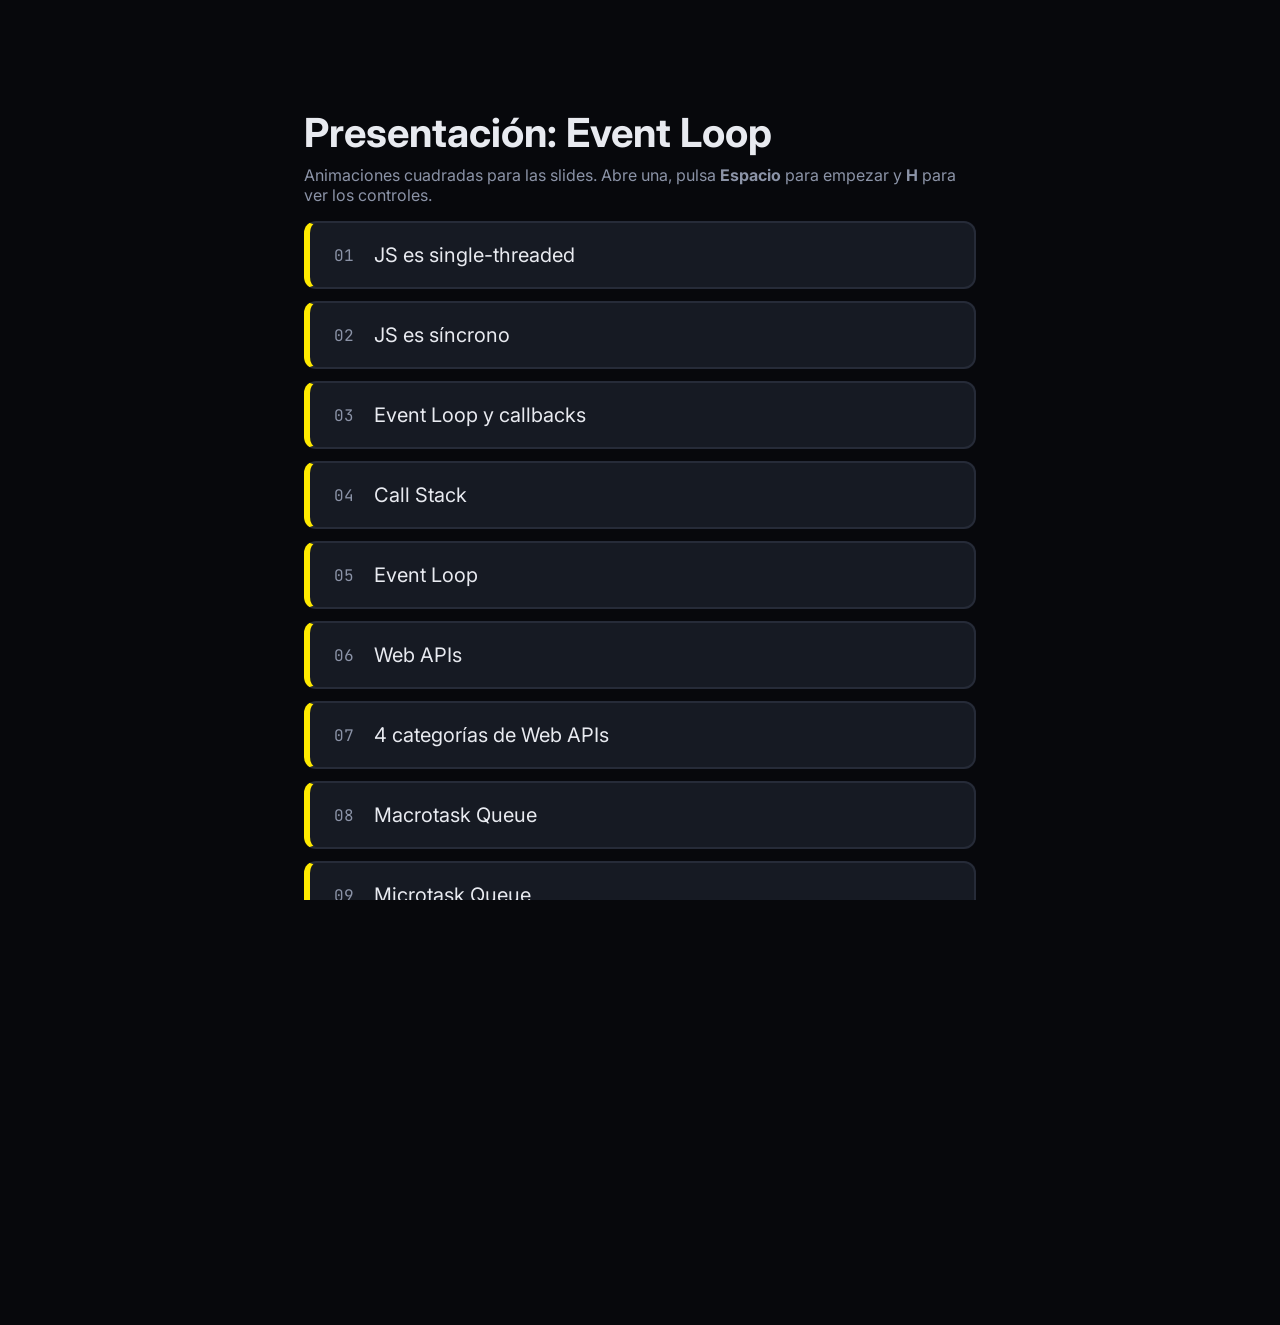
<file: index.html>
<!DOCTYPE html>
<html lang="es">
<head>
  <meta charset="UTF-8">
  <title>Animaciones · Event Loop de JavaScript</title>
  <link rel="preconnect" href="https://fonts.googleapis.com">
  <link href="https://fonts.googleapis.com/css2?family=Inter:wght@400;600;700&family=JetBrains+Mono:wght@400;500&display=swap" rel="stylesheet">
  <link rel="stylesheet" href="shared/styles.css">
</head>
<body class="pagina-indice">

<main class="indice">
  <h1>Presentación: Event Loop</h1>
  <p>Animaciones cuadradas para las slides. Abre una, pulsa <strong>Espacio</strong> para empezar y <strong>H</strong> para ver los controles.</p>

  <!-- Una entrada por slide, en orden de aparición en la presentación -->
  <ol>
    <li><a href="presentacion-event-loop/01-single-thread.html" style="--c: #FFEA00">
      <code>01</code> JS es single-threaded
    </a></li>
    <li><a href="presentacion-event-loop/02-sincrono.html" style="--c: #FFEA00">
      <code>02</code> JS es síncrono
    </a></li>
    <li><a href="presentacion-event-loop/03-event-loop-callbacks.html" style="--c: #FFEA00">
      <code>03</code> Event Loop y callbacks
    </a></li>
    <li><a href="presentacion-event-loop/04-call-stack.html" style="--c: #FFEA00">
      <code>04</code> Call Stack
    </a></li>
    <li><a href="presentacion-event-loop/05-event-loop.html" style="--c: #FFEA00">
      <code>05</code> Event Loop
    </a></li>
    <li><a href="presentacion-event-loop/06-web-apis.html" style="--c: #FFEA00">
      <code>06</code> Web APIs
    </a></li>
    <li><a href="presentacion-event-loop/07-web-apis-categorias.html" style="--c: #FFEA00">
      <code>07</code> 4 categorías de Web APIs
    </a></li>
    <li><a href="presentacion-event-loop/08-macrotask-queue.html" style="--c: #FFEA00">
      <code>08</code> Macrotask Queue
    </a></li>
    <li><a href="presentacion-event-loop/09-microtask-queue.html" style="--c: #FFEA00">
      <code>09</code> Microtask Queue
    </a></li>
    <li><a href="presentacion-event-loop/10-ejemplo-settimeout.html" style="--c: #FFEA00">
      <code>10</code> Ejemplo 1: setTimeout con 0 ms (formato código + paneles, 16:9)
    </a></li>
  </ol>

  <!-- Animaciones sueltas del runtime (código + paneles), sin numerar -->
  <h2>Otras animaciones</h2>
  <nav class="indice__fila">
    <a href="call-stack.html" style="--c: var(--color-stack)">Call Stack</a>
    <a href="settimeout-web-apis.html" style="--c: var(--color-webapi)">setTimeout y Web APIs</a>
    <a href="microtasks-vs-macrotasks.html" style="--c: var(--color-micro)">Microtasks vs Macrotasks</a>
    <a href="orden-console-log.html" style="--c: var(--color-consola)">Orden de console.log</a>
  </nav>
</main>

</body>
</html>
</file>
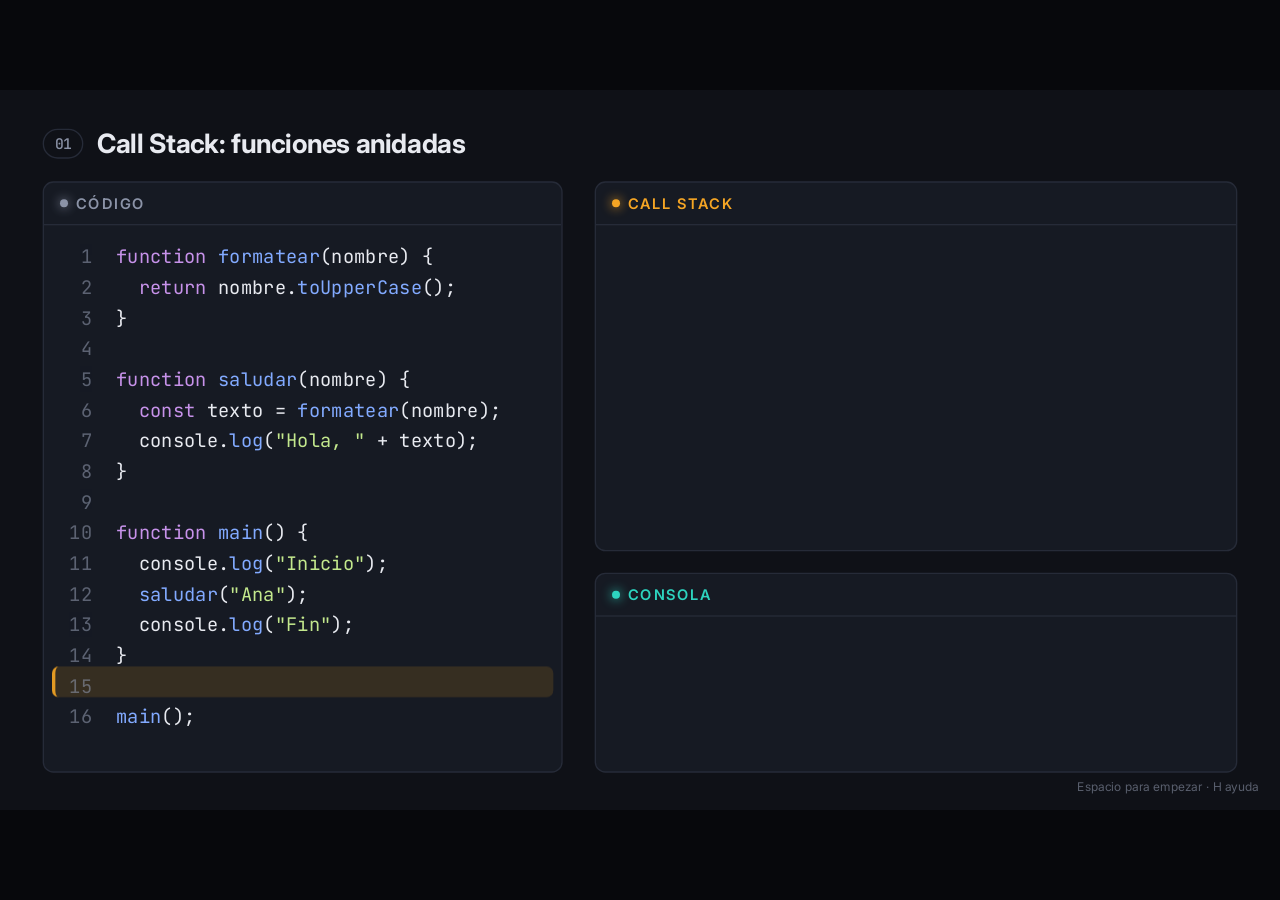
<file: 01-call-stack.html>
<!DOCTYPE html>
<html lang="es">
<head>
  <meta charset="UTF-8">
  <title>01 · Call Stack</title>
  <!-- Fuentes (opcional: si no hay internet se usan las del sistema) -->
  <link rel="preconnect" href="https://fonts.googleapis.com">
  <link href="https://fonts.googleapis.com/css2?family=Inter:wght@400;600;700&family=JetBrains+Mono:wght@400;500&display=swap" rel="stylesheet">
  <link rel="stylesheet" href="shared/styles.css">
</head>
<body>

<div class="stage">

  <header class="titulo">
    <span class="titulo__numero">01</span>
    <span>Call Stack: funciones anidadas</span>
  </header>

  <main class="escena">

    <!-- ===== Izquierda: código de ejemplo ===== -->
    <section class="panel">
      <div class="panel__titulo">Código</div>
      <div class="panel__cuerpo">
<pre class="codigo"><span class="codigo__resaltado"></span><span class="linea"><span class="kw">function</span> <span class="fn">formatear</span>(nombre) {</span>
<span class="linea">  <span class="kw">return</span> nombre.<span class="fn">toUpperCase</span>();</span>
<span class="linea">}</span>
<span class="linea"></span>
<span class="linea"><span class="kw">function</span> <span class="fn">saludar</span>(nombre) {</span>
<span class="linea">  <span class="kw">const</span> texto = <span class="fn">formatear</span>(nombre);</span>
<span class="linea">  console.<span class="fn">log</span>(<span class="str">"Hola, "</span> + texto);</span>
<span class="linea">}</span>
<span class="linea"></span>
<span class="linea"><span class="kw">function</span> <span class="fn">main</span>() {</span>
<span class="linea">  console.<span class="fn">log</span>(<span class="str">"Inicio"</span>);</span>
<span class="linea">  <span class="fn">saludar</span>(<span class="str">"Ana"</span>);</span>
<span class="linea">  console.<span class="fn">log</span>(<span class="str">"Fin"</span>);</span>
<span class="linea">}</span>
<span class="linea"></span>
<span class="linea"><span class="fn">main</span>();</span></pre>
      </div>
    </section>

    <!-- ===== Derecha: runtime ===== -->
    <div class="runtime" style="grid-template-rows: 1fr 300px;">

      <!-- Call Stack: cada frame tiene --i con su posición (0 = fondo) -->
      <section class="panel panel--stack">
        <div class="panel__titulo">Call Stack</div>
        <div class="panel__cuerpo">
          <div class="frame" id="f-main"        style="--i: 0">main()</div>
          <div class="frame" id="f-log-inicio"  style="--i: 1">console.log("Inicio")</div>
          <div class="frame" id="f-saludar"     style="--i: 1">saludar("Ana")</div>
          <div class="frame" id="f-formatear"   style="--i: 2">formatear("Ana")</div>
          <div class="frame" id="f-log-hola"    style="--i: 2">console.log("Hola, ANA")</div>
          <div class="frame" id="f-log-fin"     style="--i: 1">console.log("Fin")</div>
        </div>
      </section>

      <!-- Consola: las líneas aparecen en orden -->
      <section class="panel panel--consola">
        <div class="panel__titulo">Consola</div>
        <div class="panel__cuerpo consola">
          <div class="consola__linea" id="c-inicio">Inicio</div>
          <div class="consola__linea" id="c-hola">Hola, ANA</div>
          <div class="consola__linea" id="c-fin">Fin</div>
        </div>
      </section>

    </div>
  </main>

  <!-- Ayuda de teclado (oculta; se muestra con H) -->
  <div class="ayuda oculto">
    <div class="ayuda__tarjeta">
      <h2>Controles</h2>
      <table>
        <tr><td><kbd>Espacio</kbd></td><td>Play / pausa</td></tr>
        <tr><td><kbd>R</kbd></td><td>Volver al inicio</td></tr>
        <tr><td><kbd>→</kbd> <kbd>←</kbd></td><td>Siguiente / anterior paso</td></tr>
        <tr><td><kbd>H</kbd></td><td>Mostrar / ocultar esta ayuda</td></tr>
      </table>
    </div>
  </div>
  <div class="pista">Espacio para empezar · H ayuda</div>

</div>

<!-- GSAP 3 con versión fija -->
<script src="https://cdn.jsdelivr.net/npm/gsap@3.15.0/dist/gsap.min.js"></script>
<script src="shared/controls.js"></script>
<script>
  // Atajo para seleccionar elementos por id
  const $ = (id) => document.getElementById(id);

  // ---------- Timeline principal ----------
  // Arranca en pausa; configurarControles la conecta al teclado.
  const tl = gsap.timeline({
    paused: true,
    defaults: { duration: DUR.normal, ease: EASE.suave },
  });

  // Cada paso lleva un label para poder saltar con las flechas.
  // Patrón de un paso: resaltar línea → animar el runtime → pausa para leer.

  tl.addLabel('inicio');
  esperar(tl, DUR.margen);                       // 1 s de silencio para recortar

  // main() entra al stack
  tl.addLabel('llamar-main');
  resaltarLinea(tl, 16);
  apilar(tl, $('f-main'));
  esperar(tl);

  // console.log("Inicio")
  tl.addLabel('log-inicio');
  resaltarLinea(tl, 11);
  apilar(tl, $('f-log-inicio'));
  imprimir(tl, $('c-inicio'));
  desapilar(tl, $('f-log-inicio'));
  esperar(tl);

  // saludar("Ana") entra al stack
  tl.addLabel('llamar-saludar');
  resaltarLinea(tl, 12);
  esperar(tl, DUR.rapida);
  resaltarLinea(tl, 5);
  apilar(tl, $('f-saludar'));
  esperar(tl);

  // formatear("Ana") entra al stack
  tl.addLabel('llamar-formatear');
  resaltarLinea(tl, 6);
  esperar(tl, DUR.rapida);
  resaltarLinea(tl, 1);
  apilar(tl, $('f-formatear'));
  esperar(tl);

  // formatear retorna y sale del stack
  tl.addLabel('retorno-formatear');
  resaltarLinea(tl, 2);
  esperar(tl, DUR.rapida);
  desapilar(tl, $('f-formatear'));
  resaltarLinea(tl, 6, '<');                     // vuelve a la línea que llamó
  esperar(tl);

  // console.log("Hola, ANA")
  tl.addLabel('log-hola');
  resaltarLinea(tl, 7);
  apilar(tl, $('f-log-hola'));
  imprimir(tl, $('c-hola'));
  desapilar(tl, $('f-log-hola'));
  esperar(tl);

  // saludar termina y sale del stack
  tl.addLabel('retorno-saludar');
  resaltarLinea(tl, 8);
  esperar(tl, DUR.rapida);
  desapilar(tl, $('f-saludar'));
  resaltarLinea(tl, 12, '<');
  esperar(tl);

  // console.log("Fin")
  tl.addLabel('log-fin');
  resaltarLinea(tl, 13);
  apilar(tl, $('f-log-fin'));
  imprimir(tl, $('c-fin'));
  desapilar(tl, $('f-log-fin'));
  esperar(tl);

  // main termina: el stack queda vacío
  tl.addLabel('retorno-main');
  resaltarLinea(tl, 14);
  esperar(tl, DUR.rapida);
  desapilar(tl, $('f-main'));
  resaltarLinea(tl, null, '<');                  // oculta el resaltado
  esperar(tl);

  tl.addLabel('fin');
  esperar(tl, DUR.margen);                       // 1 s de silencio final

  configurarControles(tl);
</script>
</body>
</html>
</file>
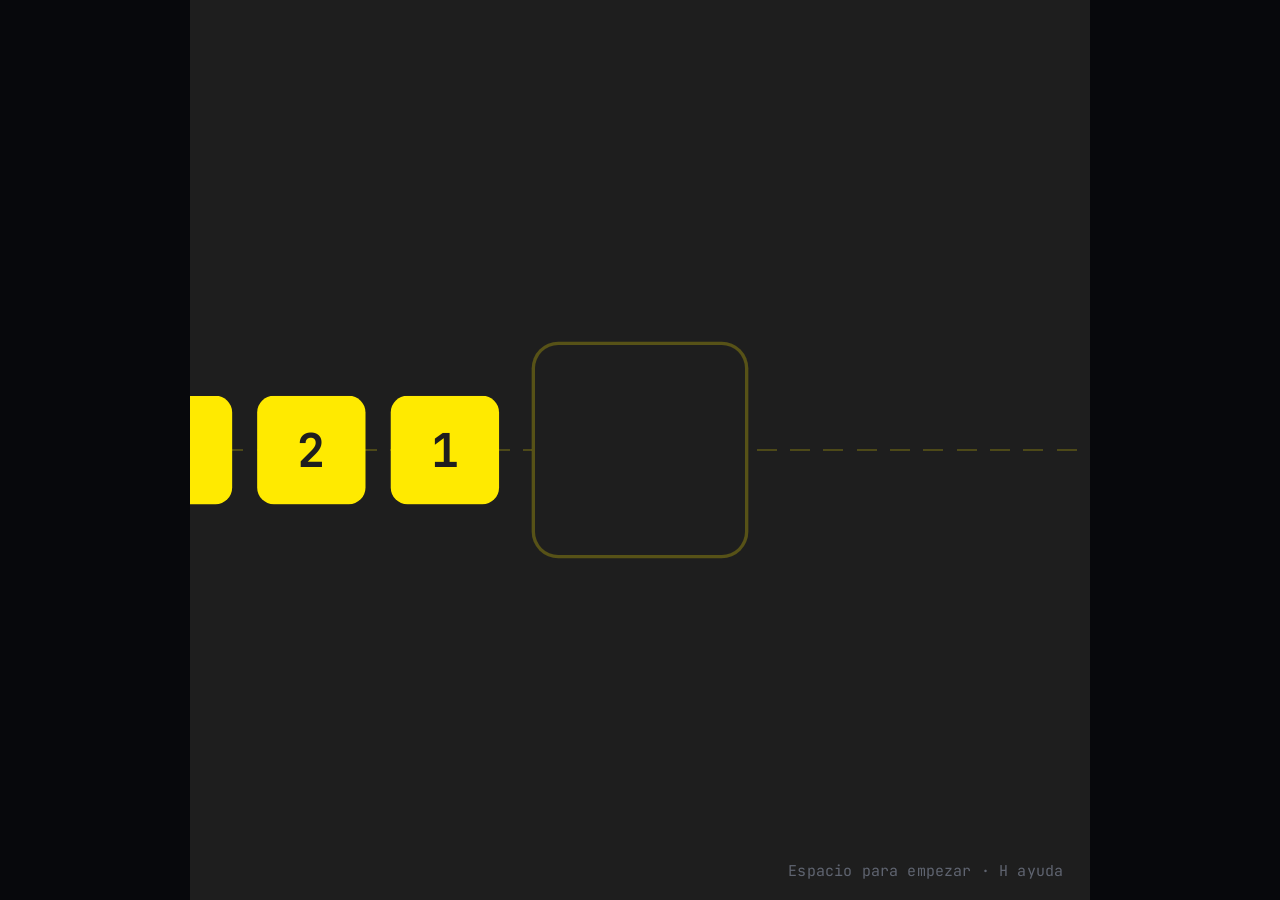
<file: 05-single-thread.html>
<!DOCTYPE html>
<html lang="es">
<head>
  <meta charset="UTF-8">
  <title>05 · JS es single-threaded</title>
  <link rel="preconnect" href="https://fonts.googleapis.com">
  <link href="https://fonts.googleapis.com/css2?family=JetBrains+Mono:wght@500;700&display=swap" rel="stylesheet">
  <link rel="stylesheet" href="shared/styles.css">
  <style>
    /* ---------- Colores de esta escena (a juego con la slide) ----------
       La slide tiene fondo #FFEA00 y texto #1E1E1E; aquí lo invertimos:
       fondo oscuro y elementos amarillos para que el cuadrado contraste. */
    .hilo {
      --fondo: #1E1E1E;
      --acento: #FFEA00;
      --acento-suave: rgba(255, 234, 0, 0.25);
      background: var(--fondo);
      font-family: var(--fuente-codigo);
    }

    /* Vía única por la que pasan las instrucciones */
    .hilo__via {
      position: absolute;
      left: 0;
      right: 0;
      top: 539px;
      height: 2px;
      background: repeating-linear-gradient(90deg,
        var(--acento-suave) 0 24px, transparent 24px 40px);
    }

    /* Zona de ejecución: el único "hilo" */
    .hilo__slot {
      position: absolute;
      left: 410px;
      top: 410px;
      width: 260px;
      height: 260px;
      border: 4px solid var(--acento-suave);
      border-radius: 32px;
      background: var(--fondo);
    }
    /* Barra de progreso de la instrucción en ejecución */
    .hilo__progreso {
      position: absolute;
      left: 40px;
      right: 40px;
      bottom: 24px;
      height: 8px;
      border-radius: 4px;
      background: var(--acento);
      transform-origin: left center;
      transform: scaleX(0);
      visibility: hidden;
      opacity: 0;
    }

    /* Instrucciones: cuadrados amarillos con número oscuro.
       Todas parten centradas en el slot; GSAP las desplaza con `x`. */
    .bloque {
      position: absolute;
      left: 475px;
      top: 475px;
      width: 130px;
      height: 130px;
      display: grid;
      place-items: center;
      border-radius: 20px;
      background: var(--acento);
      color: var(--fondo);
      font-size: 56px;
      font-weight: 700;
    }
  </style>
</head>
<body>

<div class="stage stage--cuadrado hilo">

  <div class="hilo__via"></div>

  <div class="hilo__slot" id="slot">
    <div class="hilo__progreso" id="progreso"></div>
  </div>

  <!-- Las instrucciones. Agrega o quita bloques libremente: la timeline
       se genera recorriendo todos los .bloque en orden. -->
  <div class="bloque">1</div>
  <div class="bloque">2</div>
  <div class="bloque">3</div>
  <div class="bloque">4</div>
  <div class="bloque">5</div>

  <div class="ayuda oculto">
    <div class="ayuda__tarjeta">
      <h2>Controles</h2>
      <table>
        <tr><td><kbd>Espacio</kbd></td><td>Play / pausa</td></tr>
        <tr><td><kbd>R</kbd></td><td>Volver al inicio</td></tr>
        <tr><td><kbd>→</kbd> <kbd>←</kbd></td><td>Siguiente / anterior paso</td></tr>
        <tr><td><kbd>H</kbd></td><td>Mostrar / ocultar esta ayuda</td></tr>
      </table>
    </div>
  </div>
  <div class="pista">Espacio para empezar · H ayuda</div>

</div>

<script src="https://cdn.jsdelivr.net/npm/gsap@3.15.0/dist/gsap.min.js"></script>
<script src="shared/controls.js"></script>
<script>
  const bloques  = gsap.utils.toArray('.bloque');
  const slot     = document.getElementById('slot');
  const progreso = document.getElementById('progreso');

  // ---------- Medidas y tiempos de esta escena ----------
  const PASO      = 160;   // distancia entre bloques en la fila (130 ancho + 30 hueco)
  const ESPERA_X  = -235;  // x del primer bloque en espera (justo a la izquierda del slot)
  const SALIDA_X  = 700;   // hasta dónde se va un bloque al terminar (fuera del cuadrado)
  const T_EJECUTA = 1.0;   // segundos que tarda "ejecutarse" cada instrucción
  const EMPUJE    = 36;    // cuánto intenta entrar el siguiente bloque mientras hay uno ejecutando
  const ACENTO       = '#FFEA00';                // mismos valores que --acento / --acento-suave del CSS
  const ACENTO_SUAVE = 'rgba(255, 234, 0, 0.25)';

  // Posición x de un bloque según su lugar en la fila: 0 = dentro del slot,
  // 1 = primero esperando, 2 = segundo esperando, ...
  const posicionX = (lugar) => (lugar === 0 ? 0 : ESPERA_X - (lugar - 1) * PASO);

  // Estado inicial: todos en la fila, el primero pegado al slot
  bloques.forEach((b, i) => gsap.set(b, { x: posicionX(i + 1) }));

  // ---------- Timeline ----------
  const tl = gsap.timeline({
    paused: true,
    defaults: { duration: DUR.normal, ease: EASE.suave },
  });

  tl.addLabel('inicio');
  esperar(tl, DUR.margen);

  bloques.forEach((bloque, i) => {
    const siguiente = bloques[i + 1];

    // 1) La fila avanza un lugar: el bloque i entra al slot, el resto se acerca
    tl.addLabel(`instruccion-${i + 1}`);
    bloques.slice(i).forEach((b, j) => {
      tl.to(b, { x: posicionX(j), duration: DUR.lenta, ease: EASE.mover }, j === 0 ? undefined : '<');
    });

    // 2) Se ejecuta: el slot se enciende y la barra se llena
    tl.to(slot, { borderColor: ACENTO, duration: DUR.rapida });
    tl.fromTo(progreso,
      { scaleX: 0, autoAlpha: 1 },
      { scaleX: 1, duration: T_EJECUTA, ease: 'none' }, '<');

    // Mientras tanto, el siguiente intenta entrar y no puede (rebota)
    if (siguiente) {
      tl.to(siguiente, {
        x: posicionX(1) + EMPUJE,
        duration: DUR.rapida,
        ease: EASE.suave,
        repeat: 1,
        yoyo: true,
      }, '<+=0.25');
    }

    // 3) Termina: el bloque sale por la derecha, el slot se apaga
    tl.to(progreso, { autoAlpha: 0, duration: DUR.rapida });
    tl.to(slot, { borderColor: ACENTO_SUAVE, duration: DUR.rapida }, '<');
    tl.to(bloque, { x: SALIDA_X, autoAlpha: 0, duration: DUR.normal, ease: EASE.salida }, '<');
  });

  tl.addLabel('fin');
  esperar(tl, DUR.margen);

  configurarControles(tl);
</script>
</body>
</html>
</file>
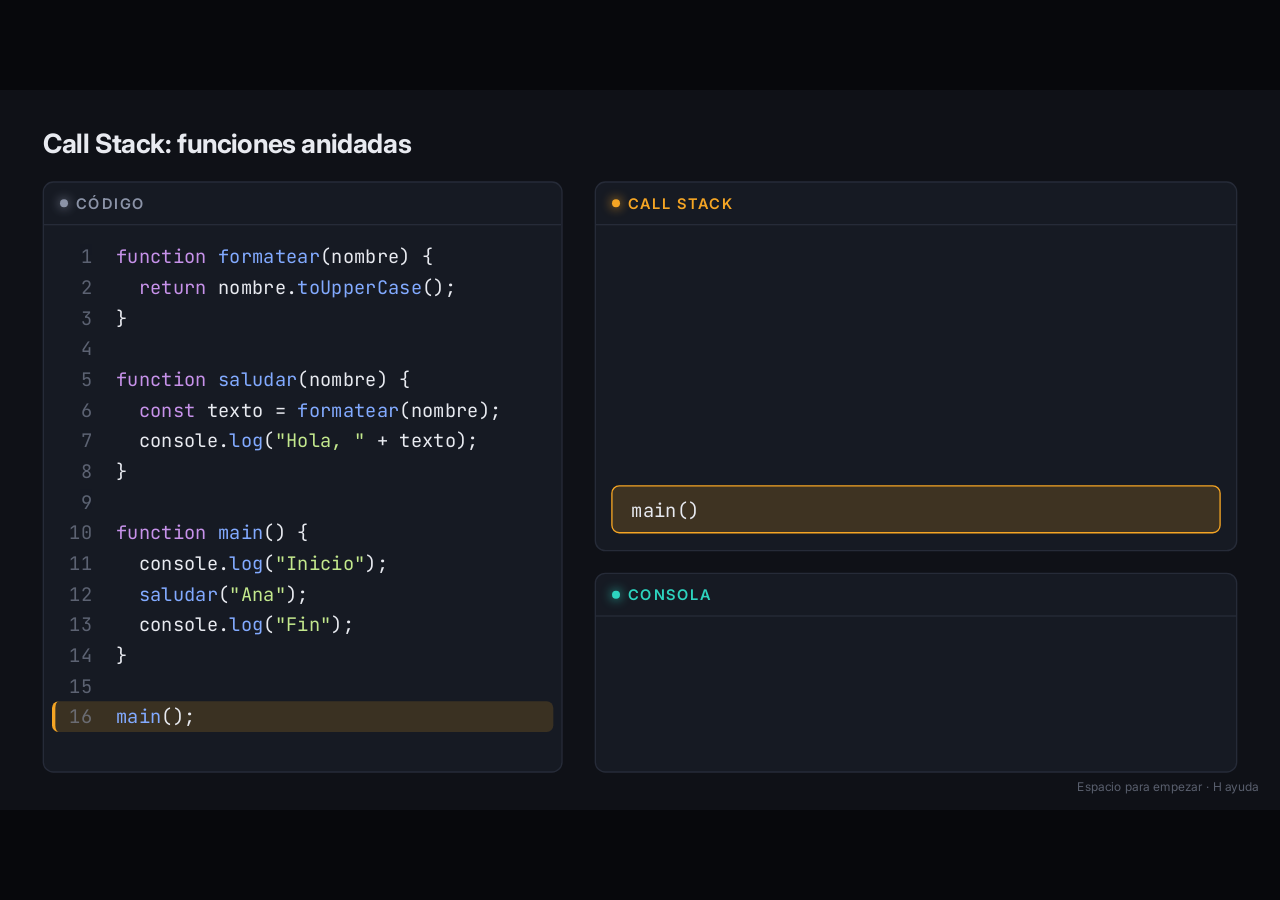
<file: call-stack.html>
<!DOCTYPE html>
<html lang="es">
<head>
  <meta charset="UTF-8">
  <title>Call Stack</title>
  <!-- Fuentes (opcional: si no hay internet se usan las del sistema) -->
  <link rel="preconnect" href="https://fonts.googleapis.com">
  <link href="https://fonts.googleapis.com/css2?family=Inter:wght@400;600;700&family=JetBrains+Mono:wght@400;500&display=swap" rel="stylesheet">
  <link rel="stylesheet" href="shared/styles.css">
</head>
<body>

<div class="stage">

  <header class="titulo">
    <span>Call Stack: funciones anidadas</span>
  </header>

  <main class="escena">

    <!-- ===== Izquierda: código de ejemplo ===== -->
    <section class="panel">
      <div class="panel__titulo">Código</div>
      <div class="panel__cuerpo">
<pre class="codigo"><span class="codigo__resaltado"></span><span class="linea"><span class="kw">function</span> <span class="fn">formatear</span>(nombre) {</span>
<span class="linea">  <span class="kw">return</span> nombre.<span class="fn">toUpperCase</span>();</span>
<span class="linea">}</span>
<span class="linea"></span>
<span class="linea"><span class="kw">function</span> <span class="fn">saludar</span>(nombre) {</span>
<span class="linea">  <span class="kw">const</span> texto = <span class="fn">formatear</span>(nombre);</span>
<span class="linea">  console.<span class="fn">log</span>(<span class="str">"Hola, "</span> + texto);</span>
<span class="linea">}</span>
<span class="linea"></span>
<span class="linea"><span class="kw">function</span> <span class="fn">main</span>() {</span>
<span class="linea">  console.<span class="fn">log</span>(<span class="str">"Inicio"</span>);</span>
<span class="linea">  <span class="fn">saludar</span>(<span class="str">"Ana"</span>);</span>
<span class="linea">  console.<span class="fn">log</span>(<span class="str">"Fin"</span>);</span>
<span class="linea">}</span>
<span class="linea"></span>
<span class="linea"><span class="fn">main</span>();</span></pre>
      </div>
    </section>

    <!-- ===== Derecha: runtime ===== -->
    <div class="runtime" style="grid-template-rows: 1fr 300px;">

      <!-- Call Stack: cada frame tiene --i con su posición (0 = fondo) -->
      <section class="panel panel--stack">
        <div class="panel__titulo">Call Stack</div>
        <div class="panel__cuerpo">
          <div class="frame" id="f-main"        style="--i: 0">main()</div>
          <div class="frame" id="f-log-inicio"  style="--i: 1">console.log("Inicio")</div>
          <div class="frame" id="f-saludar"     style="--i: 1">saludar("Ana")</div>
          <div class="frame" id="f-formatear"   style="--i: 2">formatear("Ana")</div>
          <div class="frame" id="f-log-hola"    style="--i: 2">console.log("Hola, ANA")</div>
          <div class="frame" id="f-log-fin"     style="--i: 1">console.log("Fin")</div>
        </div>
      </section>

      <!-- Consola: las líneas aparecen en orden -->
      <section class="panel panel--consola">
        <div class="panel__titulo">Consola</div>
        <div class="panel__cuerpo consola">
          <div class="consola__linea" id="c-inicio">Inicio</div>
          <div class="consola__linea" id="c-hola">Hola, ANA</div>
          <div class="consola__linea" id="c-fin">Fin</div>
        </div>
      </section>

    </div>
  </main>

  <!-- Ayuda de teclado (oculta; se muestra con H) -->
  <div class="ayuda oculto">
    <div class="ayuda__tarjeta">
      <h2>Controles</h2>
      <table>
        <tr><td><kbd>Espacio</kbd></td><td>Play / pausa</td></tr>
        <tr><td><kbd>R</kbd></td><td>Volver al inicio</td></tr>
        <tr><td><kbd>→</kbd> <kbd>←</kbd></td><td>Siguiente / anterior paso</td></tr>
        <tr><td><kbd>H</kbd></td><td>Mostrar / ocultar esta ayuda</td></tr>
      </table>
    </div>
  </div>
  <div class="pista">Espacio para empezar · H ayuda</div>

</div>

<!-- GSAP 3 con versión fija -->
<script src="https://cdn.jsdelivr.net/npm/gsap@3.15.0/dist/gsap.min.js"></script>
<script src="shared/controls.js"></script>
<script>
  // Atajo para seleccionar elementos por id
  const $ = (id) => document.getElementById(id);

  // ---------- Timeline principal ----------
  // Arranca en pausa; configurarControles la conecta al teclado.
  const tl = gsap.timeline({
    paused: true,
    defaults: { duration: DUR.normal, ease: EASE.suave },
  });

  // Cada paso lleva un label para poder saltar con las flechas.
  // Patrón de un paso: resaltar línea → animar el runtime → pausa para leer.

  tl.addLabel('inicio');
  esperar(tl, DUR.margen);                       // 1 s de silencio para recortar

  // main() entra al stack
  tl.addLabel('llamar-main');
  resaltarLinea(tl, 16);
  apilar(tl, $('f-main'));
  esperar(tl);

  // console.log("Inicio")
  tl.addLabel('log-inicio');
  resaltarLinea(tl, 11);
  apilar(tl, $('f-log-inicio'));
  imprimir(tl, $('c-inicio'));
  desapilar(tl, $('f-log-inicio'));
  esperar(tl);

  // saludar("Ana") entra al stack
  tl.addLabel('llamar-saludar');
  resaltarLinea(tl, 12);
  esperar(tl, DUR.rapida);
  resaltarLinea(tl, 5);
  apilar(tl, $('f-saludar'));
  esperar(tl);

  // formatear("Ana") entra al stack
  tl.addLabel('llamar-formatear');
  resaltarLinea(tl, 6);
  esperar(tl, DUR.rapida);
  resaltarLinea(tl, 1);
  apilar(tl, $('f-formatear'));
  esperar(tl);

  // formatear retorna y sale del stack
  tl.addLabel('retorno-formatear');
  resaltarLinea(tl, 2);
  esperar(tl, DUR.rapida);
  desapilar(tl, $('f-formatear'));
  resaltarLinea(tl, 6, '<');                     // vuelve a la línea que llamó
  esperar(tl);

  // console.log("Hola, ANA")
  tl.addLabel('log-hola');
  resaltarLinea(tl, 7);
  apilar(tl, $('f-log-hola'));
  imprimir(tl, $('c-hola'));
  desapilar(tl, $('f-log-hola'));
  esperar(tl);

  // saludar termina y sale del stack
  tl.addLabel('retorno-saludar');
  resaltarLinea(tl, 8);
  esperar(tl, DUR.rapida);
  desapilar(tl, $('f-saludar'));
  resaltarLinea(tl, 12, '<');
  esperar(tl);

  // console.log("Fin")
  tl.addLabel('log-fin');
  resaltarLinea(tl, 13);
  apilar(tl, $('f-log-fin'));
  imprimir(tl, $('c-fin'));
  desapilar(tl, $('f-log-fin'));
  esperar(tl);

  // main termina: el stack queda vacío
  tl.addLabel('retorno-main');
  resaltarLinea(tl, 14);
  esperar(tl, DUR.rapida);
  desapilar(tl, $('f-main'));
  resaltarLinea(tl, null, '<');                  // oculta el resaltado
  esperar(tl);

  tl.addLabel('fin');
  esperar(tl, DUR.margen);                       // 1 s de silencio final

  configurarControles(tl);
</script>
</body>
</html>
</file>
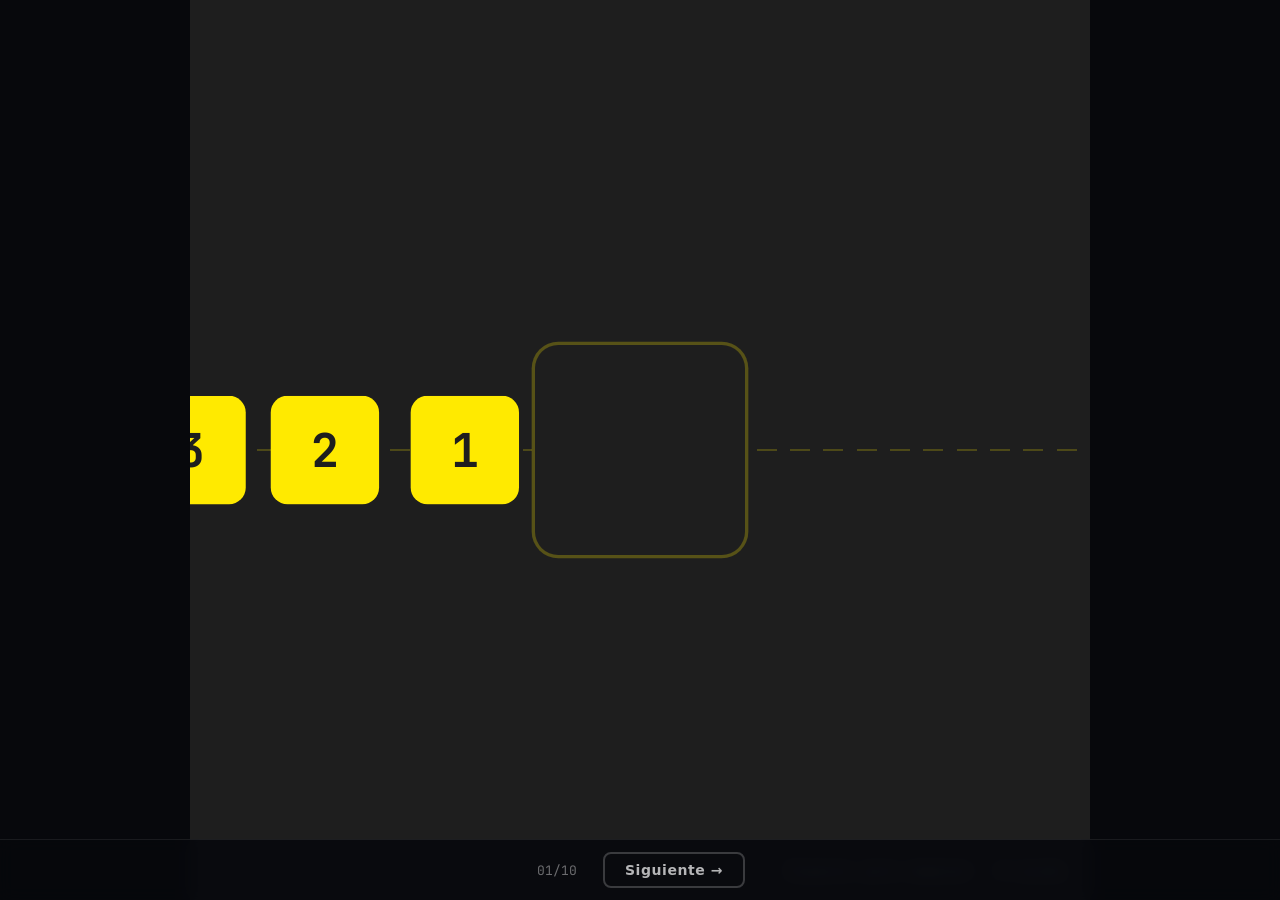
<file: presentacion-event-loop/01-single-thread.html>
<!DOCTYPE html>
<html lang="es">
<head>
  <meta charset="UTF-8">
  <title>01 · JS es single-threaded</title>
  <link rel="preconnect" href="https://fonts.googleapis.com">
  <link href="https://fonts.googleapis.com/css2?family=JetBrains+Mono:wght@500;700&display=swap" rel="stylesheet">
  <link rel="stylesheet" href="../shared/styles.css">
  <style>
    /* Vía única por la que pasan las instrucciones */
    .hilo__via {
      position: absolute;
      left: 0;
      right: 0;
      top: 539px;
      height: 2px;
      background: repeating-linear-gradient(90deg,
        var(--acento-suave) 0 24px, transparent 24px 40px);
    }

    /* Posición del slot y de las instrucciones (el aspecto está en shared).
       Todas las instrucciones parten centradas en el slot; GSAP las desplaza con `x`. */
    .hilo .slide__slot   { left: 410px; top: 410px; width: 260px; height: 260px; }
    .hilo .slide__bloque { left: 475px; top: 475px; }
  </style>
</head>
<body>

<div class="stage stage--cuadrado stage--slide hilo">

  <div class="hilo__via"></div>

  <div class="slide__slot" id="slot">
    <div class="slide__progreso" id="progreso"></div>
  </div>

  <!-- Las instrucciones. Agrega o quita bloques libremente: la timeline
       se genera recorriendo todos los .slide__bloque en orden. -->
  <div class="slide__bloque">1</div>
  <div class="slide__bloque">2</div>
  <div class="slide__bloque">3</div>
  <div class="slide__bloque">4</div>
  <div class="slide__bloque">5</div>

  <div class="ayuda oculto">
    <div class="ayuda__tarjeta">
      <h2>Controles</h2>
      <table>
        <tr><td><kbd>Espacio</kbd></td><td>Play / pausa</td></tr>
        <tr><td><kbd>R</kbd></td><td>Volver al inicio</td></tr>
        <tr><td><kbd>→</kbd> <kbd>←</kbd></td><td>Siguiente / anterior paso</td></tr>
        <tr><td><kbd>H</kbd></td><td>Mostrar / ocultar esta ayuda</td></tr>
      </table>
    </div>
  </div>
  <div class="pista">Espacio para empezar · H ayuda</div>

</div>

<script src="https://cdn.jsdelivr.net/npm/gsap@3.15.0/dist/gsap.min.js"></script>
<script src="../shared/controls.js"></script>
<script>
  const bloques  = gsap.utils.toArray('.slide__bloque');
  const slot     = document.getElementById('slot');
  const progreso = document.getElementById('progreso');

  // ---------- Medidas y tiempos de esta escena ----------
  const PASO      = 160;   // distancia entre bloques en la fila (130 ancho + 30 hueco)
  const ESPERA_X  = -235;  // x del primer bloque en espera (justo a la izquierda del slot)
  const SALIDA_X  = 700;   // hasta dónde se va un bloque al terminar (fuera del cuadrado)
  const T_EJECUTA = 1.0;   // segundos que tarda "ejecutarse" cada instrucción
  const EMPUJE    = 36;    // cuánto intenta entrar el siguiente bloque mientras hay uno ejecutando
  // Colores leídos del CSS (GSAP necesita el valor literal para animar el borde)
  const estilo       = getComputedStyle(document.querySelector('.stage'));
  const ACENTO       = estilo.getPropertyValue('--acento').trim();
  const ACENTO_SUAVE = estilo.getPropertyValue('--acento-suave').trim();

  // Posición x de un bloque según su lugar en la fila: 0 = dentro del slot,
  // 1 = primero esperando, 2 = segundo esperando, ...
  const posicionX = (lugar) => (lugar === 0 ? 0 : ESPERA_X - (lugar - 1) * PASO);

  // Estado inicial: todos en la fila, el primero pegado al slot
  bloques.forEach((b, i) => gsap.set(b, { x: posicionX(i + 1) }));

  // ---------- Timeline ----------
  const tl = gsap.timeline({
    paused: true,
    defaults: { duration: DUR.normal, ease: EASE.suave },
  });

  tl.addLabel('inicio');
  esperar(tl, DUR.margen);

  bloques.forEach((bloque, i) => {
    const siguiente = bloques[i + 1];

    // 1) La fila avanza un lugar: el bloque i entra al slot, el resto se acerca
    tl.addLabel(`instruccion-${i + 1}`);
    bloques.slice(i).forEach((b, j) => {
      tl.to(b, { x: posicionX(j), duration: DUR.lenta, ease: EASE.mover }, j === 0 ? undefined : '<');
    });

    // 2) Se ejecuta: el slot se enciende y la barra se llena
    tl.to(slot, { borderColor: ACENTO, duration: DUR.rapida });
    tl.fromTo(progreso,
      { scaleX: 0, autoAlpha: 1 },
      { scaleX: 1, duration: T_EJECUTA, ease: 'none' }, '<');

    // Mientras tanto, el siguiente intenta entrar y no puede (rebota)
    if (siguiente) {
      tl.to(siguiente, {
        x: posicionX(1) + EMPUJE,
        duration: DUR.rapida,
        ease: EASE.suave,
        repeat: 1,
        yoyo: true,
      }, '<+=0.25');
    }

    // 3) Termina: el bloque sale por la derecha, el slot se apaga
    tl.to(progreso, { autoAlpha: 0, duration: DUR.rapida });
    tl.to(slot, { borderColor: ACENTO_SUAVE, duration: DUR.rapida }, '<');
    tl.to(bloque, { x: SALIDA_X, autoAlpha: 0, duration: DUR.normal, ease: EASE.salida }, '<');
  });

  tl.addLabel('fin');
  esperar(tl, DUR.margen);

  configurarControles(tl);
  configurarNavegacion();
</script>
</body>
</html>
</file>
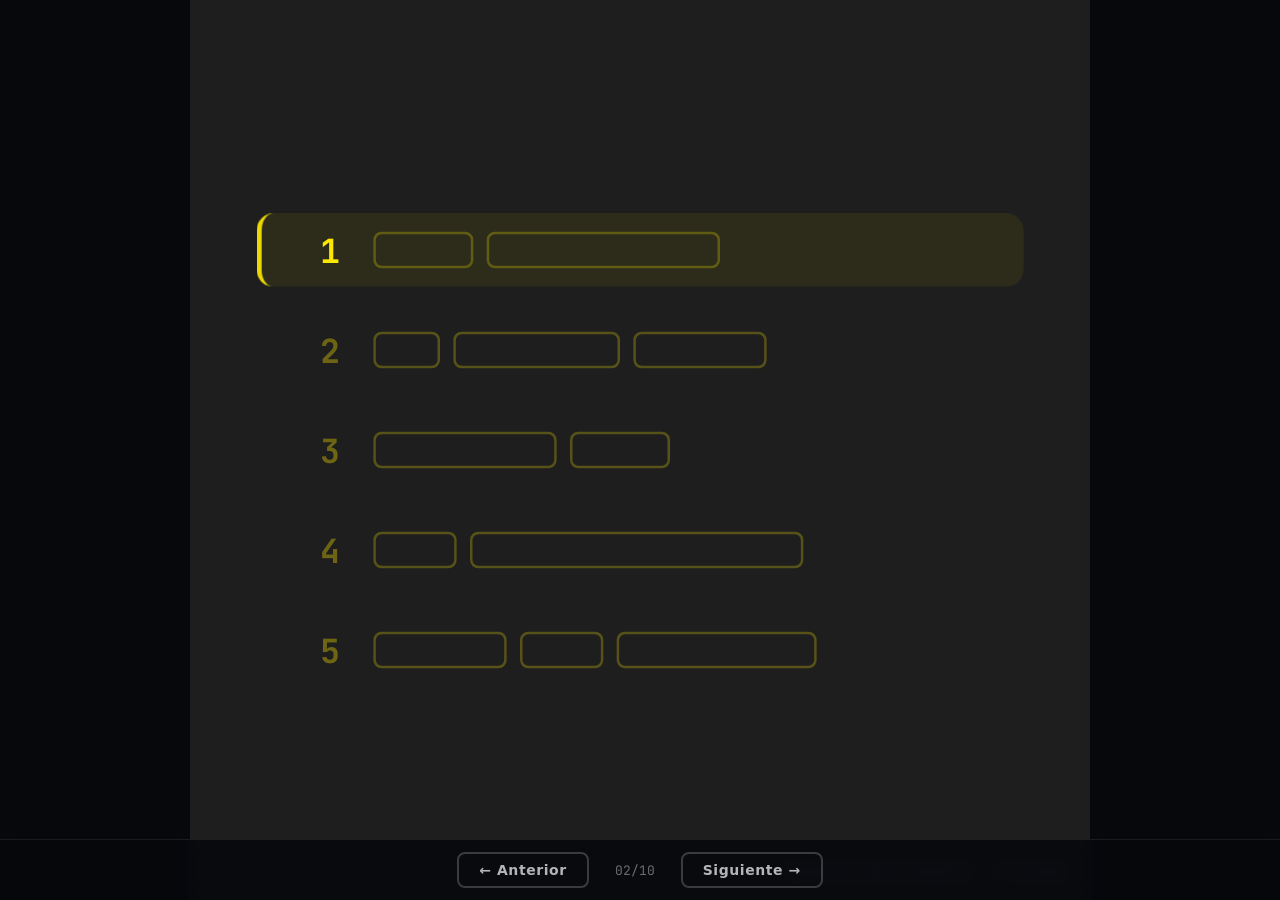
<file: presentacion-event-loop/02-sincrono.html>
<!DOCTYPE html>
<html lang="es">
<head>
  <meta charset="UTF-8">
  <title>02 · JS es síncrono</title>
  <link rel="preconnect" href="https://fonts.googleapis.com">
  <link href="https://fonts.googleapis.com/css2?family=JetBrains+Mono:wght@500;700&display=swap" rel="stylesheet">
  <link rel="stylesheet" href="../shared/styles.css">
  <style>
    /* Cada "línea de código" es una fila: número a la izquierda y barras
       abstractas (segmentos) que representan el código. Se colocan en
       vertical según --i. */
    .sinc__linea {
      --i: 0;
      position: absolute;
      left: 120px;
      right: 120px;
      top: calc(270px + var(--i) * 120px);   /* 5 líneas centradas verticalmente */
      height: 60px;
      display: flex;
      align-items: center;
      gap: 40px;
    }
    .sinc__num {
      width: 60px;
      text-align: right;
      font-size: 40px;
      font-weight: 700;
      color: var(--acento);
      opacity: 0.35;              /* GSAP la sube cuando la línea se ejecuta */
    }
    .sinc__segs {
      display: flex;
      gap: 16px;
    }
    /* Segmento: contorno tenue; dentro, un relleno que crece de izq. a der. */
    .sinc__seg {
      position: relative;
      height: 44px;
      border: 3px solid var(--acento-suave);
      border-radius: 10px;
      overflow: hidden;
    }
    .sinc__relleno {
      position: absolute;
      inset: 0;
      background: var(--acento);
      transform-origin: left center;
      transform: scaleX(0);
    }

    /* Cursor: banda detrás de la línea que se está ejecutando */
    .sinc__cursor {
      position: absolute;
      left: 80px;
      right: 80px;
      top: 256px;                 /* alineado con la línea 0; GSAP lo mueve con y */
      height: 88px;
      border-radius: 20px;
      background: rgba(255, 234, 0, 0.08);
      border-left: 6px solid var(--acento);
      visibility: hidden;
      opacity: 0;
    }
  </style>
</head>
<body>

<div class="stage stage--cuadrado stage--slide sinc">

  <div class="sinc__cursor" id="cursor"></div>

  <!-- Las líneas. El ancho de cada segmento (en px) va en style="width".
       Agrega o quita líneas y segmentos libremente: la timeline se genera
       recorriendo todas las .sinc__linea en orden. -->
  <div class="sinc__linea" style="--i: 0">
    <div class="sinc__num">1</div>
    <div class="sinc__segs">
      <div class="sinc__seg" style="width: 120px"><div class="sinc__relleno"></div></div>
      <div class="sinc__seg" style="width: 280px"><div class="sinc__relleno"></div></div>
    </div>
  </div>
  <div class="sinc__linea" style="--i: 1">
    <div class="sinc__num">2</div>
    <div class="sinc__segs">
      <div class="sinc__seg" style="width: 80px"><div class="sinc__relleno"></div></div>
      <div class="sinc__seg" style="width: 200px"><div class="sinc__relleno"></div></div>
      <div class="sinc__seg" style="width: 160px"><div class="sinc__relleno"></div></div>
    </div>
  </div>
  <div class="sinc__linea" style="--i: 2">
    <div class="sinc__num">3</div>
    <div class="sinc__segs">
      <div class="sinc__seg" style="width: 220px"><div class="sinc__relleno"></div></div>
      <div class="sinc__seg" style="width: 120px"><div class="sinc__relleno"></div></div>
    </div>
  </div>
  <div class="sinc__linea" style="--i: 3">
    <div class="sinc__num">4</div>
    <div class="sinc__segs">
      <div class="sinc__seg" style="width: 100px"><div class="sinc__relleno"></div></div>
      <div class="sinc__seg" style="width: 400px"><div class="sinc__relleno"></div></div>
    </div>
  </div>
  <div class="sinc__linea" style="--i: 4">
    <div class="sinc__num">5</div>
    <div class="sinc__segs">
      <div class="sinc__seg" style="width: 160px"><div class="sinc__relleno"></div></div>
      <div class="sinc__seg" style="width: 100px"><div class="sinc__relleno"></div></div>
      <div class="sinc__seg" style="width: 240px"><div class="sinc__relleno"></div></div>
    </div>
  </div>

  <div class="ayuda oculto">
    <div class="ayuda__tarjeta">
      <h2>Controles</h2>
      <table>
        <tr><td><kbd>Espacio</kbd></td><td>Play / pausa</td></tr>
        <tr><td><kbd>R</kbd></td><td>Volver al inicio</td></tr>
        <tr><td><kbd>→</kbd> <kbd>←</kbd></td><td>Siguiente / anterior paso</td></tr>
        <tr><td><kbd>H</kbd></td><td>Mostrar / ocultar esta ayuda</td></tr>
      </table>
    </div>
  </div>
  <div class="pista">Espacio para empezar · H ayuda</div>

</div>

<script src="https://cdn.jsdelivr.net/npm/gsap@3.15.0/dist/gsap.min.js"></script>
<script src="../shared/controls.js"></script>
<script>
  const lineas = gsap.utils.toArray('.sinc__linea');
  const cursor = document.getElementById('cursor');

  // ---------- Medidas y tiempos de esta escena ----------
  const ALTO_LINEA   = 120;   // separación vertical entre líneas (igual que en el CSS)
  const T_POR_PIXEL  = 0.0022; // segundos de "ejecución" por píxel de segmento (~1 s por línea)
  const OPACIDAD_HECHA = 0.4; // cómo queda una línea ya ejecutada

  // ---------- Timeline ----------
  const tl = gsap.timeline({
    paused: true,
    defaults: { duration: DUR.normal, ease: EASE.suave },
  });

  tl.addLabel('inicio');
  esperar(tl, DUR.margen);

  lineas.forEach((linea, i) => {
    const num      = linea.querySelector('.sinc__num');
    const rellenos = linea.querySelectorAll('.sinc__relleno');

    // 1) El cursor baja a esta línea y su número se enciende
    tl.addLabel(`linea-${i + 1}`);
    tl.to(cursor, { y: i * ALTO_LINEA, autoAlpha: 1, duration: DUR.rapida, ease: EASE.mover });
    tl.to(num, { opacity: 1, duration: DUR.rapida }, '<');

    // 2) Se ejecuta: los segmentos se rellenan uno tras otro, de izquierda a derecha
    rellenos.forEach((relleno) => {
      const ancho = relleno.parentElement.offsetWidth;
      tl.fromTo(relleno, { scaleX: 0 }, { scaleX: 1, duration: ancho * T_POR_PIXEL, ease: 'none' });
    });

    // 3) Hecha: la línea completa se atenúa y el foco pasa a la siguiente
    esperar(tl, DUR.rapida);
    tl.to(linea, { opacity: OPACIDAD_HECHA, duration: DUR.rapida });
  });

  // Fin: el cursor desaparece
  tl.addLabel('fin');
  tl.to(cursor, { autoAlpha: 0, duration: DUR.rapida });
  esperar(tl, DUR.margen);

  configurarControles(tl);
  configurarNavegacion();
</script>
</body>
</html>
</file>
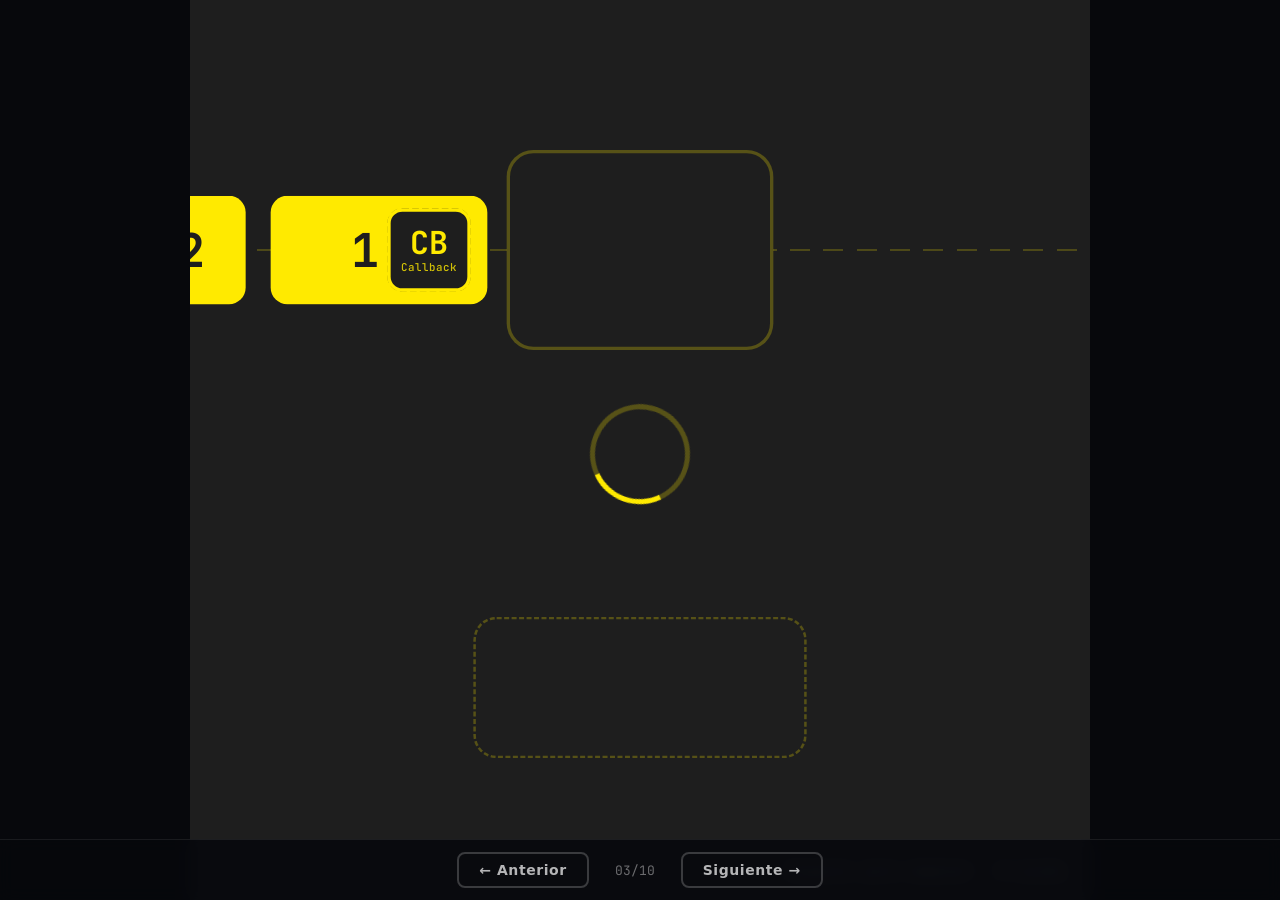
<file: presentacion-event-loop/03-event-loop-callbacks.html>
<!DOCTYPE html>
<html lang="es">
<head>
  <meta charset="UTF-8">
  <title>03 · Event Loop y callbacks</title>
  <link rel="preconnect" href="https://fonts.googleapis.com">
  <link href="https://fonts.googleapis.com/css2?family=JetBrains+Mono:wght@500;700&display=swap" rel="stylesheet">
  <link rel="stylesheet" href="../shared/styles.css">
  <style>
    /* ---------- Disposición de la escena ----------
       Arriba: el hilo (slot) y la fila de instrucciones.
       Centro: el anillo del event loop.
       Abajo: la zona de espera de los callbacks. */

    /* Vía por la que pasan las instrucciones */
    .async__via {
      position: absolute;
      left: 0;
      right: 0;
      top: 299px;
      height: 2px;
      background: repeating-linear-gradient(90deg,
        var(--acento-suave) 0 24px, transparent 24px 40px);
    }

    /* Slot centrado en (540, 300); más ancho que alto para que quepa la instrucción 1 */
    .async .slide__slot { left: 380px; top: 180px; width: 320px; height: 240px; }

    /* Instrucciones: parten centradas en el slot, GSAP las mueve con `x` */
    .async .slide__bloque { left: 475px; top: 235px; }

    /* La instrucción 1 es más ancha: lleva el número y un hueco donde va el
       callback que se le "pasa". Cuando el callback se va, el hueco queda vacío. */
    .async .slide__bloque--con-callback {
      left: 410px;
      width: 260px;
      padding-right: 20px;
      grid-template-columns: 130px 1fr;
      place-items: center end;    /* el hueco queda pegado a la derecha */
    }
    .async__hueco {
      width: 100px;
      height: 100px;
      border: 4px dashed rgba(30, 30, 30, 0.45);
      border-radius: 18px;
    }

    /* Posición del callback (parte encajado en el hueco de la instrucción 1)
       y de la zona de espera (centrada en 540, 825) */
    .async__callback { left: 550px; top: 250px; }
    .async__espera   { left: 340px; top: 740px; width: 400px; height: 170px; }

    /* Anillo de progreso de la tarea lenta (timer, red...), en la esquina del CB */
    .async__timer {
      position: absolute;
      top: -20px;
      right: -20px;
      width: 48px;
      height: 48px;
      visibility: hidden;
      opacity: 0;
    }
    .async__timer-fondo { fill: var(--fondo); stroke: var(--acento-suave); }
    .async__timer-arco  { fill: none; stroke: var(--acento); stroke-linecap: round; }

    /* Anillo del event loop, centrado en (540, 545) */
    .async .event-loop { left: 480px; top: 485px; }

  </style>
</head>
<body>

<div class="stage stage--cuadrado stage--slide async">

  <div class="async__via"></div>

  <div class="slide__slot" id="slot">
    <div class="slide__progreso" id="progreso"></div>
  </div>

  <!-- Instrucciones síncronas -->
  <div class="slide__bloque slide__bloque--con-callback" id="b1">
    <span>1</span>
    <div class="async__hueco"></div>
  </div>
  <div class="slide__bloque" id="b2">2</div>
  <div class="slide__bloque" id="b3">3</div>

  <!-- El callback (se dibuja después para quedar encima de la instrucción 1) -->
  <div class="slide__callback async__callback" id="cb">
    <span class="slide__callback-titulo">CB</span>
    <span class="slide__callback-sub">Callback</span>
    <!-- Círculo de 15px de radio: perímetro 2·π·15 ≈ 94.25 (= stroke-dasharray) -->
    <svg class="async__timer" viewBox="0 0 40 40">
      <circle class="async__timer-fondo" cx="20" cy="20" r="15" stroke-width="5"/>
      <circle class="async__timer-arco" id="arco" cx="20" cy="20" r="15" stroke-width="5"
              stroke-dasharray="94.25" stroke-dashoffset="94.25" transform="rotate(-90 20 20)"/>
    </svg>
  </div>

  <div class="event-loop">
    <div class="event-loop__anillo" id="anillo"></div>
  </div>

  <div class="slide__espera async__espera"></div>

  <div class="ayuda oculto">
    <div class="ayuda__tarjeta">
      <h2>Controles</h2>
      <table>
        <tr><td><kbd>Espacio</kbd></td><td>Play / pausa</td></tr>
        <tr><td><kbd>R</kbd></td><td>Volver al inicio</td></tr>
        <tr><td><kbd>→</kbd> <kbd>←</kbd></td><td>Siguiente / anterior paso</td></tr>
        <tr><td><kbd>H</kbd></td><td>Mostrar / ocultar esta ayuda</td></tr>
      </table>
    </div>
  </div>
  <div class="pista">Espacio para empezar · H ayuda</div>

</div>

<script src="https://cdn.jsdelivr.net/npm/gsap@3.15.0/dist/gsap.min.js"></script>
<script src="../shared/controls.js"></script>
<script>
  const $ = (id) => document.getElementById(id);
  const stage = document.querySelector('.stage');
  const slot = $('slot'), progreso = $('progreso'), anillo = $('anillo');
  const b1 = $('b1'), b2 = $('b2'), b3 = $('b3'), cb = $('cb');
  const timer = cb.querySelector('.async__timer'), arco = $('arco');

  // Colores leídos del CSS (GSAP necesita el valor literal para animar el borde)
  const ACENTO       = getComputedStyle(stage).getPropertyValue('--acento').trim();
  const ACENTO_SUAVE = getComputedStyle(stage).getPropertyValue('--acento-suave').trim();

  // ---------- Medidas y tiempos de esta escena ----------
  // Desplazamientos en x respecto a la posición "dentro del slot" (x = 0).
  const X_ESPERA_1 = -255;  // primer lugar de la fila, pegado al slot
  const X_ESPERA_2 = -415;  // segundo lugar
  const X_SALIDA   = 700;   // fuera del cuadrado, por la derecha
  // Posiciones iniciales (la instrucción 1 es más ancha, por eso difieren)
  const X_INICIO   = { b1: -320, b2: -545, b3: -705 };
  const X_TRAS_B1  = { b2: -225, b3: -385 };   // fila cuando la 1 está en el slot
  // El callback: cae a la zona de espera y luego sube al slot
  const CB_ESPERA  = { x: -60, y: 525 };
  const CB_SLOT    = { x: -60, y: 0 };
  const T_EJECUTA  = 0.9;   // segundos que tarda cada instrucción
  const T_TAREA    = 2.6;   // segundos que tarda la tarea lenta del callback (anillo)
  const VUELTAS_POR_SEG = 0.5; // velocidad del anillo del event loop

  // Estado inicial: fila a la izquierda, callback encajado en la instrucción 1
  gsap.set(b1, { x: X_INICIO.b1 });
  gsap.set(cb, { x: X_INICIO.b1 });
  gsap.set(b2, { x: X_INICIO.b2 });
  gsap.set(b3, { x: X_INICIO.b3 });

  // ---------- Timeline ----------
  const tl = gsap.timeline({
    paused: true,
    defaults: { duration: DUR.normal, ease: EASE.suave },
  });

  // Ejecuta `el` en el slot: lo enciende, llena la barra, lo apaga y saca el
  // bloque por la derecha. Devuelve el tiempo en que empieza la ejecución,
  // por si algo debe ocurrir "mientras tanto" (se usa como posición absoluta).
  function ejecutar(el, duracion = T_EJECUTA) {
    const inicio = tl.duration();
    tl.to(slot, { borderColor: ACENTO, duration: DUR.rapida }, inicio);
    tl.fromTo(progreso, { scaleX: 0, autoAlpha: 1 }, { scaleX: 1, duration: duracion, ease: 'none' }, inicio);
    const fin = inicio + duracion;
    tl.to(progreso, { autoAlpha: 0, duration: DUR.rapida }, fin);
    tl.to(slot, { borderColor: ACENTO_SUAVE, duration: DUR.rapida }, fin);
    tl.to(el, { x: X_SALIDA, autoAlpha: 0, duration: DUR.normal, ease: EASE.salida }, fin);
    return inicio;
  }
  // Un bloque se desplaza a otro lugar de la fila
  const mover = (el, x, pos) => tl.to(el, { x, duration: DUR.lenta, ease: EASE.mover }, pos);

  tl.addLabel('inicio');
  esperar(tl, DUR.margen);

  // 1) La instrucción 1 (con su callback) entra al slot
  tl.addLabel('instruccion-1');
  mover(b1, 0);
  mover(cb, 0, '<');
  mover(b2, X_TRAS_B1.b2, '<');
  mover(b3, X_TRAS_B1.b3, '<');
  const t1 = ejecutar(b1);

  // Mientras se ejecuta, el callback se desprende y cae a la zona de espera.
  // Al caer queda "pendiente": contorno punteado y un anillo que se llena
  // mientras la tarea lenta (timer, petición...) está en curso.
  tl.addLabel('callback-espera', t1 + 0.3);
  tl.to(cb, { ...CB_ESPERA, duration: DUR.lenta, ease: EASE.mover }, t1 + 0.3);
  const tCae = t1 + 0.3 + DUR.lenta;

  // 2) y 3) El hilo sigue con las instrucciones síncronas sin bloquearse
  tl.addLabel('instruccion-2');
  mover(b2, 0);
  mover(b3, X_ESPERA_1, '<');
  ejecutar(b2);

  tl.addLabel('instruccion-3');
  mover(b3, 0);
  ejecutar(b3);

  // El anillo de la tarea lenta corre en paralelo a las instrucciones 2 y 3.
  // (Se agrega aquí, con posición absoluta, para que su duración no empuje
  // lo que se anexa al final de la timeline.)
  tl.set(cb, { borderStyle: 'dashed' }, tCae);
  tl.to(timer, { autoAlpha: 1, duration: DUR.rapida }, tCae);
  tl.fromTo(arco, { strokeDashoffset: 94.25 }, { strokeDashoffset: 0, duration: T_TAREA, ease: 'none' }, tCae);

  // La tarea lenta termina: el callback queda listo (contorno sólido, pequeño
  // salto) y ahora sí espera a que el hilo se libere.
  const tListo = tCae + T_TAREA;
  tl.addLabel('callback-listo', tListo);
  tl.to(timer, { autoAlpha: 0, duration: DUR.rapida }, tListo);
  tl.set(cb, { borderStyle: 'solid' }, tListo);
  tl.to(cb, { scale: 1.15, duration: DUR.rapida, repeat: 1, yoyo: true, ease: 'sine.inOut' }, tListo);

  // 4) Hilo libre: el event loop lo nota (el anillo late)
  tl.addLabel('hilo-libre');
  esperar(tl, DUR.pausa);
  tl.to(anillo, { scale: 1.2, duration: DUR.rapida, repeat: 1, yoyo: true, ease: 'sine.inOut' });

  // 5) El callback sube atravesando el anillo, entra al slot y se ejecuta
  tl.addLabel('callback-ejecuta');
  tl.to(cb, { ...CB_SLOT, duration: DUR.lenta, ease: EASE.mover });
  ejecutar(cb);

  // Entre "listo" y "ejecuta", el callback palpita esperando. Se calcula
  // cuántos ciclos caben para que termine justo antes de subir al hilo.
  const tEjecuta = tl.labels['callback-ejecuta'];
  const ciclos = Math.floor((tEjecuta - tListo - DUR.rapida * 2) / 0.7);
  if (ciclos > 0) {
    tl.to(cb, { opacity: 0.45, duration: 0.35, repeat: ciclos * 2 - 1, yoyo: true, ease: 'sine.inOut' },
      tListo + DUR.rapida * 2);
  }

  tl.addLabel('fin');
  esperar(tl, DUR.margen);

  // El anillo gira durante toda la timeline (duración finita, para que las
  // flechas y R sigan funcionando)
  const total = tl.duration();
  tl.to(anillo, { rotation: 360 * Math.round(total * VUELTAS_POR_SEG), duration: total, ease: 'none' }, 0);

  configurarControles(tl);
  configurarNavegacion();
</script>
</body>
</html>
</file>
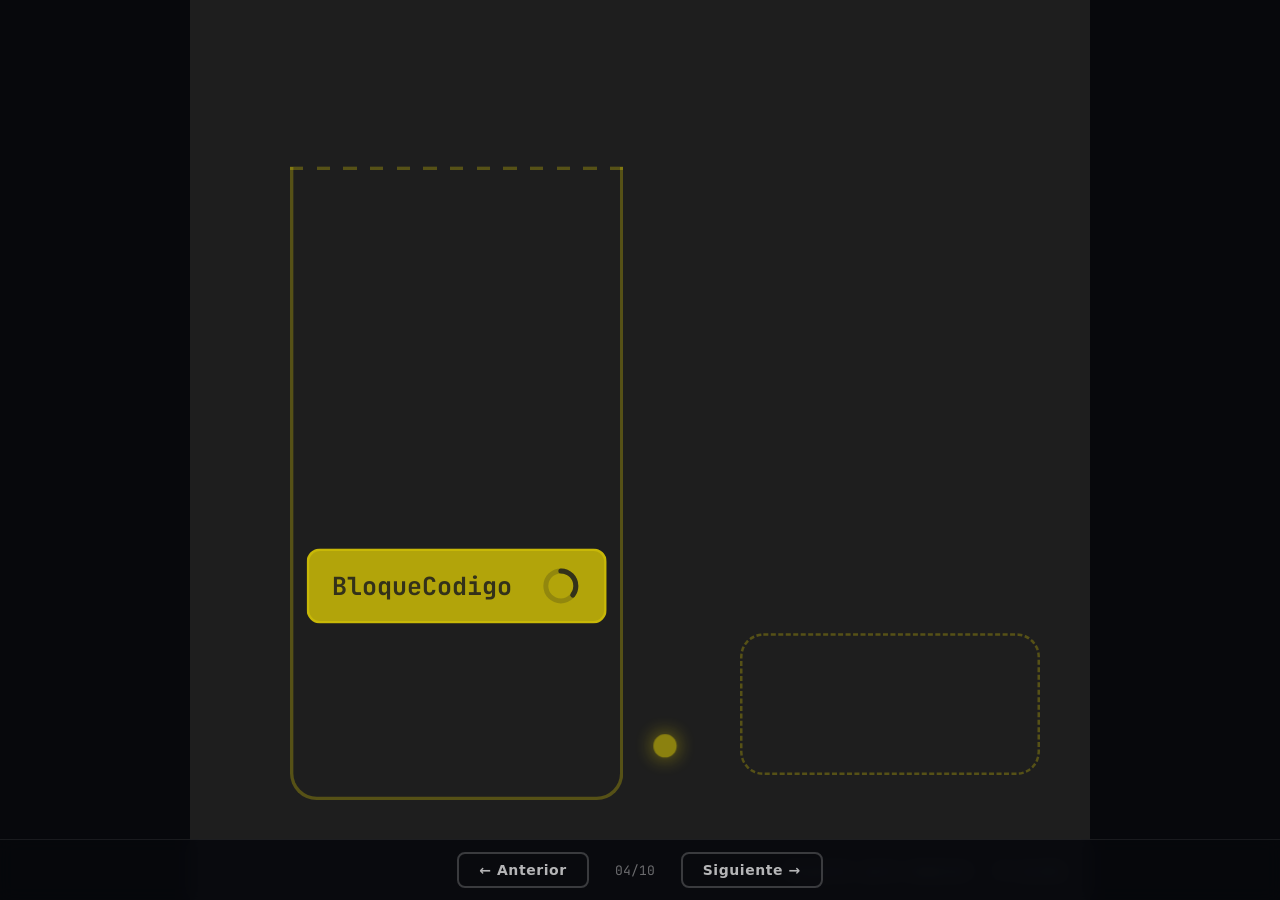
<file: presentacion-event-loop/04-call-stack.html>
<!DOCTYPE html>
<html lang="es">
<head>
  <meta charset="UTF-8">
  <title>04 · Call Stack</title>
  <link rel="preconnect" href="https://fonts.googleapis.com">
  <link href="https://fonts.googleapis.com/css2?family=JetBrains+Mono:wght@500;700&display=swap" rel="stylesheet">
  <link rel="stylesheet" href="../shared/styles.css">
  <style>
    /* ---------- Disposición de la escena ----------
       Izquierda: la pila (abierta por arriba) con sus frames.
       Junto a la pila: el punto del hilo, siempre al lado del frame superior.
       Derecha abajo: zona de espera con el callback que no puede entrar. */

    /* Posiciones y tamaños (el aspecto está en shared) */
    .cs .slide__pila      { left: 120px; top: 200px; width: 400px; height: 760px; }
    .cs .slide__pila-boca { left: 120px; top: 200px; width: 400px; }
    /* --i es la posición del frame en la pila (0 = fondo) */
    .cs .slide__frame {
      --i: 0;
      left: 140px;
      top: calc(850px - var(--i) * 100px);
      width: 360px;
      height: 90px;
      font-size: 30px;
    }
    .cs .slide__hilo-punto { left: 556px; top: 881px; }   /* centrado con el frame 0; GSAP lo sube con y */

    /* Callback esperando, abajo a la derecha */
    .cs__espera   { left: 660px; top: 760px; width: 360px; height: 170px; }
    .cs__callback { left: 790px; top: 795px; visibility: hidden; opacity: 0; }
  </style>
</head>
<body>

<div class="stage stage--cuadrado stage--slide cs">

  <div class="slide__pila"></div>
  <div class="slide__pila-boca"></div>

  <!-- Frames, del fondo hacia arriba. Cada uno con su anillo de progreso. -->
  <div class="slide__frame" id="f-main" style="--i: 0"><span>BloqueCodigo</span>
    <svg viewBox="0 0 40 40"><circle class="slide__anillo-fondo" cx="20" cy="20" r="15" stroke-width="5"/>
      <circle class="slide__anillo-arco" cx="20" cy="20" r="15" stroke-width="5" stroke-dasharray="94.25" stroke-dashoffset="94.25" transform="rotate(-90 20 20)"/></svg>
  </div>
  <div class="slide__frame" id="f-a" style="--i: 1"><span>Fn1()</span>
    <svg viewBox="0 0 40 40"><circle class="slide__anillo-fondo" cx="20" cy="20" r="15" stroke-width="5"/>
      <circle class="slide__anillo-arco" cx="20" cy="20" r="15" stroke-width="5" stroke-dasharray="94.25" stroke-dashoffset="94.25" transform="rotate(-90 20 20)"/></svg>
  </div>
  <div class="slide__frame" id="f-b" style="--i: 2"><span>Fn2()</span>
    <svg viewBox="0 0 40 40"><circle class="slide__anillo-fondo" cx="20" cy="20" r="15" stroke-width="5"/>
      <circle class="slide__anillo-arco" cx="20" cy="20" r="15" stroke-width="5" stroke-dasharray="94.25" stroke-dashoffset="94.25" transform="rotate(-90 20 20)"/></svg>
  </div>
  <div class="slide__frame" id="f-c" style="--i: 3"><span>Fn3(callback)</span>
    <svg viewBox="0 0 40 40"><circle class="slide__anillo-fondo" cx="20" cy="20" r="15" stroke-width="5"/>
      <circle class="slide__anillo-arco" cx="20" cy="20" r="15" stroke-width="5" stroke-dasharray="94.25" stroke-dashoffset="94.25" transform="rotate(-90 20 20)"/></svg>
  </div>
  <!-- El callback, cuando por fin entra, es un frame más (en el fondo, --i: 0) -->
  <div class="slide__frame" id="f-cb" style="--i: 0"><span>callback()</span>
    <svg viewBox="0 0 40 40"><circle class="slide__anillo-fondo" cx="20" cy="20" r="15" stroke-width="5"/>
      <circle class="slide__anillo-arco" cx="20" cy="20" r="15" stroke-width="5" stroke-dasharray="94.25" stroke-dashoffset="94.25" transform="rotate(-90 20 20)"/></svg>
  </div>

  <div class="slide__hilo-punto" id="hilo"></div>

  <div class="slide__espera cs__espera"></div>
  <div class="slide__callback cs__callback" id="cb">
    <span class="slide__callback-titulo">CB</span>
    <span class="slide__callback-sub">Callback</span>
  </div>

  <div class="ayuda oculto">
    <div class="ayuda__tarjeta">
      <h2>Controles</h2>
      <table>
        <tr><td><kbd>Espacio</kbd></td><td>Play / pausa</td></tr>
        <tr><td><kbd>R</kbd></td><td>Volver al inicio</td></tr>
        <tr><td><kbd>→</kbd> <kbd>←</kbd></td><td>Siguiente / anterior paso</td></tr>
        <tr><td><kbd>H</kbd></td><td>Mostrar / ocultar esta ayuda</td></tr>
      </table>
    </div>
  </div>
  <div class="pista">Espacio para empezar · H ayuda</div>

</div>

<script src="https://cdn.jsdelivr.net/npm/gsap@3.15.0/dist/gsap.min.js"></script>
<script src="../shared/controls.js"></script>
<script>
  const $ = (id) => document.getElementById(id);
  const stage = document.querySelector('.stage');
  const hilo = $('hilo'), cb = $('cb');
  const fMain = $('f-main'), fA = $('f-a'), fB = $('f-b'), fC = $('f-c'), fCb = $('f-cb');

  // Colores leídos del CSS (GSAP necesita el valor literal para animar fondo/texto)
  const ACENTO = getComputedStyle(stage).getPropertyValue('--acento').trim();
  const FONDO  = getComputedStyle(stage).getPropertyValue('--fondo').trim();

  // ---------- Medidas y tiempos de esta escena ----------
  const ALTO_NIVEL  = 100;    // separación vertical entre frames (igual que en el CSS)
  const Y_BOCA      = -790;   // desplazamiento del frame 0 hasta arriba de la pila (por donde entra/sale)
  const PERIMETRO   = 94.25;  // del anillo de progreso
  const T_TRABAJO   = 1.1;    // segundos que trabaja una función antes de llamar a la siguiente
  const T_MOVER     = 1.0;    // segundos que tarda un frame en entrar o salir de la pila
  const T_CAMBIO    = 0.6;    // segundos de la transición encendido/pausado y del punto del hilo
  const T_RESPIRO   = 0.4;    // pausa breve entre un retorno y el siguiente
  const T_RETOMA    = 1.0;    // segundos que tarda en terminar cuando la de arriba retorna
  const T_PESADA    = 4.2;    // segundos que tarda Fn3, la función pesada que bloquea
  const AVANCE      = 0.35;   // fracción del anillo que avanza una función antes de llamar a otra
  const EMPUJE_CB   = 40;     // cuánto intenta entrar el callback mientras la pila está ocupada
  const CB_A_BOCA   = { x: -520, y: -705 };  // del centro de la zona de espera a la boca de la pila

  // ---------- Timeline ----------
  const tl = gsap.timeline({
    paused: true,
    defaults: { duration: DUR.normal, ease: EASE.suave },
  });

  // --- Helpers de la pila ---
  const nivel = (frame) => Number(frame.style.getPropertyValue('--i'));
  const arco  = (frame) => frame.querySelector('.slide__anillo-arco');

  // Un frame entra por la boca de la pila y baja hasta su nivel
  function apilarFrame(frame, pos) {
    const desde = Y_BOCA + nivel(frame) * ALTO_NIVEL;
    return tl.fromTo(frame, { y: desde, autoAlpha: 0 },
      { y: 0, autoAlpha: 1, duration: T_MOVER, ease: 'power3.out' }, pos);
  }
  // Un frame sube y sale por la boca de la pila (LIFO: siempre el de arriba)
  function desapilarFrame(frame, pos) {
    const hasta = Y_BOCA + nivel(frame) * ALTO_NIVEL;
    return tl.to(frame, { y: hasta, autoAlpha: 0, duration: T_MOVER, ease: 'power3.in' }, pos);
  }
  // El frame pasa a ser el que el hilo ejecuta (relleno) o queda pausado (contorno)
  const activar = (frame, pos) => tl.to(frame, { backgroundColor: ACENTO, color: FONDO, duration: T_CAMBIO }, pos);
  const pausar  = (frame, pos) => tl.to(frame, { backgroundColor: FONDO, color: ACENTO, duration: T_CAMBIO }, pos);
  // El anillo del frame avanza de la fracción `desde` a `hasta` en `segundos`
  function trabajar(frame, desde, hasta, segundos, pos) {
    return tl.fromTo(arco(frame),
      { strokeDashoffset: PERIMETRO * (1 - desde) },
      { strokeDashoffset: PERIMETRO * (1 - hasta), duration: segundos, ease: 'none' }, pos);
  }
  // El punto del hilo se coloca junto al frame
  const señalar = (frame, pos) => tl.to(hilo, { y: -nivel(frame) * ALTO_NIVEL, autoAlpha: 1, duration: T_CAMBIO, ease: EASE.mover }, pos);

  // Una función llama a otra: la nueva entra, la anterior queda pausada
  function llamar(nueva, anterior, etiqueta) {
    tl.addLabel(etiqueta);
    apilarFrame(nueva);
    if (anterior) pausar(anterior, '<');
    señalar(nueva, '<');
    activar(nueva, '<');
  }
  // La función de arriba termina y retorna: sale, y la anterior retoma su trabajo
  function retornar(actual, anterior, etiqueta) {
    tl.addLabel(etiqueta);
    desapilarFrame(actual);
    if (anterior) {
      señalar(anterior, '<');
      activar(anterior, '<');
      trabajar(anterior, AVANCE, 1, T_RETOMA);
      esperar(tl, T_RESPIRO);
    } else {
      tl.to(hilo, { autoAlpha: 0, duration: T_CAMBIO }, "<");
    }
  }

  tl.addLabel('inicio');
  esperar(tl, DUR.margen);

  // 1) Llamadas anidadas: BloqueCodigo → Fn1 → Fn2 → Fn3(callback).
  //    Cada una trabaja un poco y llama a la siguiente.
  llamar(fMain, null, 'push-main');
  trabajar(fMain, 0, AVANCE, T_TRABAJO);

  llamar(fA, fMain, 'push-a');
  trabajar(fA, 0, AVANCE, T_TRABAJO);

  llamar(fB, fA, 'push-b');
  trabajar(fB, 0, AVANCE, T_TRABAJO);

  // 2) Fn3 es pesada: el hilo se queda en ella un buen rato...
  llamar(fC, fB, 'push-c');
  const tPesada = tl.duration();
  trabajar(fC, 0, 1, T_PESADA);

  // ...y mientras tanto el callback está listo pero no puede entrar: la pila está ocupada
  tl.addLabel('bloqueo', tPesada + 0.3);
  tl.fromTo(cb, { autoAlpha: 0, scale: 0.8 }, { autoAlpha: 1, scale: 1, duration: DUR.lenta, ease: EASE.entrada }, tPesada + 0.4);
  tl.to(cb, { x: -EMPUJE_CB, duration: 0.45, repeat: 1, yoyo: true, ease: "sine.inOut" }, tPesada + 1.6);
  tl.to(cb, { x: -EMPUJE_CB, duration: 0.45, repeat: 1, yoyo: true, ease: "sine.inOut" }, tPesada + 2.9);

  // 3) Retornos en orden inverso (LIFO): Fn3, Fn2, Fn1, BloqueCodigo
  retornar(fC, fB, 'pop-c');
  retornar(fB, fA, 'pop-b');
  retornar(fA, fMain, 'pop-a');
  retornar(fMain, null, 'pop-main');

  // 4) Pila vacía: por fin el callback entra, se ejecuta y sale
  tl.addLabel('callback');
  esperar(tl, DUR.lenta);
  tl.to(cb, { ...CB_A_BOCA, scale: 0.7, duration: 1.3, ease: EASE.mover });
  llamar(fCb, null, 'push-cb');
  tl.to(cb, { autoAlpha: 0, duration: T_CAMBIO }, "<");   // el CB "se convierte" en el frame cb()
  trabajar(fCb, 0, 1, T_TRABAJO * 1.5);
  retornar(fCb, null, 'pop-cb');

  tl.addLabel('fin');
  esperar(tl, DUR.margen);

  configurarControles(tl);
  configurarNavegacion();
</script>
</body>
</html>
</file>
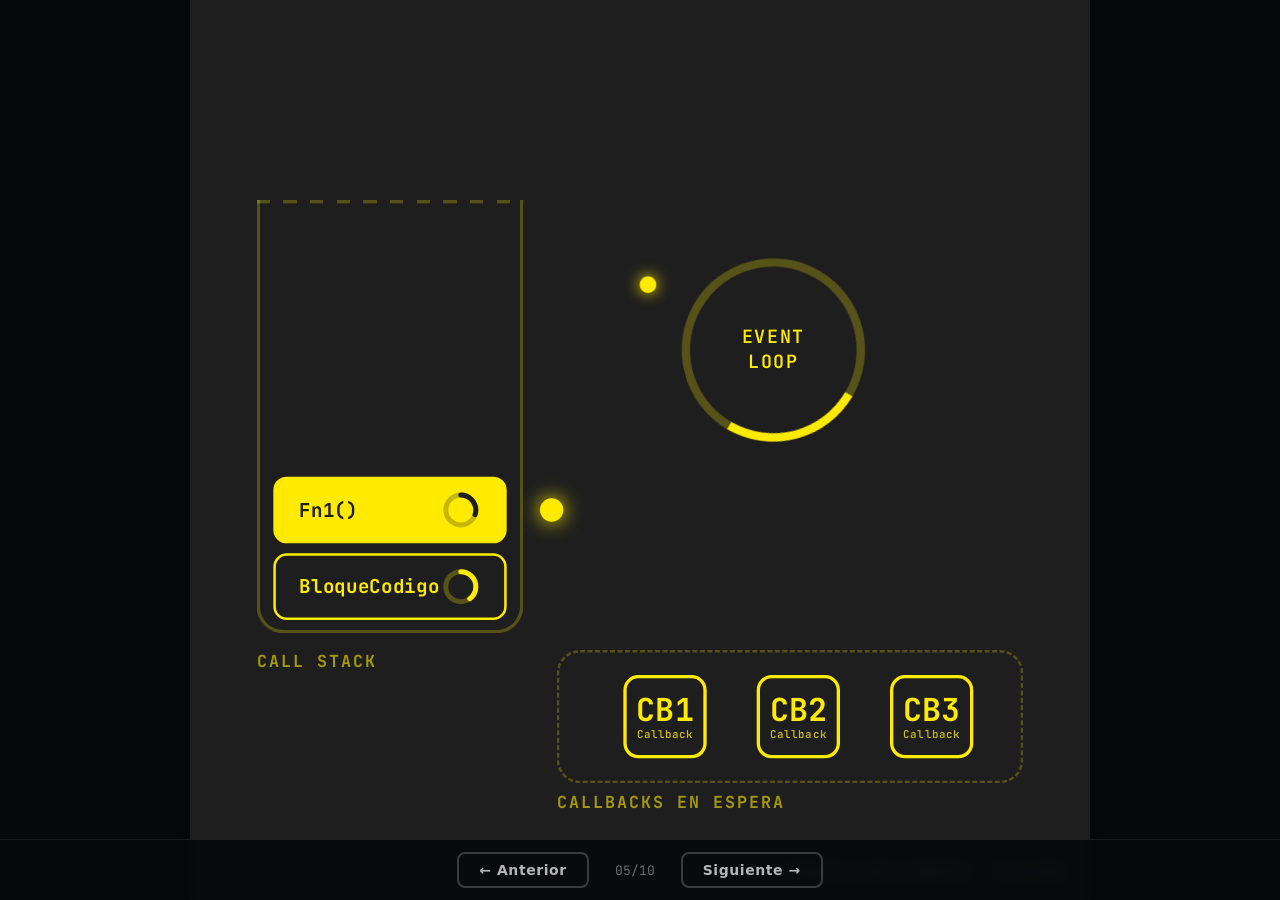
<file: presentacion-event-loop/05-event-loop.html>
<!DOCTYPE html>
<html lang="es">
<head>
  <meta charset="UTF-8">
  <title>05 · Event Loop</title>
  <link rel="preconnect" href="https://fonts.googleapis.com">
  <link href="https://fonts.googleapis.com/css2?family=JetBrains+Mono:wght@500;700&display=swap" rel="stylesheet">
  <link rel="stylesheet" href="../shared/styles.css">
  <style>
    /* ---------- Disposición de la escena ----------
       Izquierda: mini Call Stack.
       Centro-derecha: el anillo del event loop (grande, gira siempre).
       Abajo: zona de espera con los callbacks listos. */

    /* Pila y frames (aspecto en shared) */
    .el .slide__pila      { left: 80px; top: 240px; width: 320px; height: 520px; }
    .el .slide__pila-boca { left: 80px; top: 240px; width: 320px; }
    .el .slide__frame {
      --i: 0;
      left: 100px;
      top: calc(664px - var(--i) * 92px);
      width: 280px;
      height: 80px;
      font-size: 23px;
    }
    .el .slide__hilo-punto { left: 420px; top: 690px; }

    /* Veredicto de la revisión, arriba de la boca de la pila: ✓ vacía / ✗ ocupada */
    .veredicto {
      position: absolute;
      left: 190px;
      top: 120px;
      width: 100px;
      height: 100px;
      display: grid;
      place-items: center;
      font-size: 72px;
      font-weight: 700;
      color: var(--acento);
      visibility: hidden;
      opacity: 0;
    }
    .veredicto--no { opacity: 0.5; }

    /* Anillo del event loop, grande, centrado en (700, 420) */
    .el .event-loop { left: 590px; top: 310px; width: 220px; height: 220px; }
    .el .event-loop__anillo { border-width: 10px; }

    /* El "vigilante": puntito que sale del anillo a revisar la pila */
    .vigia {
      position: absolute;
      left: 690px;
      top: 410px;
      width: 20px;
      height: 20px;
      border-radius: 50%;
      background: var(--acento);
      box-shadow: 0 0 18px var(--acento);
      visibility: hidden;
      opacity: 0;
    }

    /* Zona de espera y callbacks (GSAP los desplaza con x) */
    .el__espera { left: 440px; top: 780px; width: 560px; height: 160px; }
    .el .slide__callback { top: 810px; }
    #cb1 { left: 520px; }
    #cb2 { left: 680px; }
    #cb3 { left: 840px; }
  </style>
</head>
<body>

<div class="stage stage--cuadrado stage--slide el">

  <!-- Mini Call Stack -->
  <div class="slide__etiqueta" style="left: 80px; top: 780px;">Call Stack</div>
  <div class="slide__pila"></div>
  <div class="slide__pila-boca"></div>
  <div class="slide__frame" id="f-bloque" style="--i: 0"><span>BloqueCodigo</span>
    <svg viewBox="0 0 40 40"><circle class="slide__anillo-fondo" cx="20" cy="20" r="15" stroke-width="5"/>
      <circle class="slide__anillo-arco" cx="20" cy="20" r="15" stroke-width="5" stroke-dasharray="94.25" stroke-dashoffset="94.25" transform="rotate(-90 20 20)"/></svg>
  </div>
  <div class="slide__frame" id="f-fn1" style="--i: 1"><span>Fn1()</span>
    <svg viewBox="0 0 40 40"><circle class="slide__anillo-fondo" cx="20" cy="20" r="15" stroke-width="5"/>
      <circle class="slide__anillo-arco" cx="20" cy="20" r="15" stroke-width="5" stroke-dasharray="94.25" stroke-dashoffset="94.25" transform="rotate(-90 20 20)"/></svg>
  </div>
  <!-- Un solo frame callback() que se reutiliza para cada CB -->
  <div class="slide__frame" id="f-cb" style="--i: 0"><span>callback()</span>
    <svg viewBox="0 0 40 40"><circle class="slide__anillo-fondo" cx="20" cy="20" r="15" stroke-width="5"/>
      <circle class="slide__anillo-arco" cx="20" cy="20" r="15" stroke-width="5" stroke-dasharray="94.25" stroke-dashoffset="94.25" transform="rotate(-90 20 20)"/></svg>
  </div>
  <div class="slide__hilo-punto" id="hilo"></div>

  <div class="veredicto" id="ok">✓</div>
  <div class="veredicto veredicto--no" id="no">✗</div>

  <!-- Event loop -->
  <div class="event-loop" id="loop">
    <div class="event-loop__anillo" id="anillo"></div>
    <span class="event-loop__texto">Event<br>Loop</span>
  </div>
  <div class="vigia" id="vigia"></div>

  <!-- Callbacks listos -->
  <div class="slide__etiqueta" style="left: 440px; top: 950px;">Callbacks en espera</div>
  <div class="slide__espera el__espera"></div>
  <div class="slide__callback" id="cb1"><span class="slide__callback-titulo">CB1</span><span class="slide__callback-sub">Callback</span></div>
  <div class="slide__callback" id="cb2"><span class="slide__callback-titulo">CB2</span><span class="slide__callback-sub">Callback</span></div>
  <div class="slide__callback" id="cb3"><span class="slide__callback-titulo">CB3</span><span class="slide__callback-sub">Callback</span></div>

  <div class="ayuda oculto">
    <div class="ayuda__tarjeta">
      <h2>Controles</h2>
      <table>
        <tr><td><kbd>Espacio</kbd></td><td>Play / pausa</td></tr>
        <tr><td><kbd>R</kbd></td><td>Volver al inicio</td></tr>
        <tr><td><kbd>→</kbd> <kbd>←</kbd></td><td>Siguiente / anterior paso</td></tr>
        <tr><td><kbd>H</kbd></td><td>Mostrar / ocultar esta ayuda</td></tr>
      </table>
    </div>
  </div>
  <div class="pista">Espacio para empezar · H ayuda</div>

</div>

<script src="https://cdn.jsdelivr.net/npm/gsap@3.15.0/dist/gsap.min.js"></script>
<script src="../shared/controls.js"></script>
<script>
  const $ = (id) => document.getElementById(id);
  const stage = document.querySelector('.stage');
  const loop = $('loop'), anillo = $('anillo'), vigia = $('vigia'), hilo = $('hilo');
  const ok = $('ok'), no = $('no');
  const fBloque = $('f-bloque'), fFn1 = $('f-fn1'), fCb = $('f-cb');
  const cb1 = $('cb1'), cb2 = $('cb2'), cb3 = $('cb3');

  const ACENTO = getComputedStyle(stage).getPropertyValue('--acento').trim();
  const FONDO  = getComputedStyle(stage).getPropertyValue('--fondo').trim();

  // ---------- Medidas y tiempos de esta escena ----------
  const ALTO_NIVEL   = 92;     // separación vertical entre frames (igual que en el CSS)
  const Y_BOCA       = -524;   // desplazamiento del frame 0 hasta arriba de la boca
  const PERIMETRO    = 94.25;
  const VIGIA_A_PILA = { x: -460, y: -240 };   // del centro del anillo a la boca de la pila
  const CB_A_ANILLO  = { x: 130, y: -440 };    // del primer lugar de la fila al centro del anillo
  const CB_A_BOCA    = { x: -330, y: -690 };   // del primer lugar de la fila a la boca de la pila
  const PASO_FILA    = 160;    // separación entre callbacks en la fila
  const T_MOVER      = 1.0;    // entrar/salir de la pila
  const T_CAMBIO     = 0.5;    // encender/pausar, mover el punto del hilo
  const T_TRABAJO    = 1.2;    // lo que tarda cada función en ejecutarse
  const T_REVISION   = 0.5;    // viaje del vigía hasta la pila
  const T_VEREDICTO  = 0.8;    // cuánto se ve el ✓ / ✗
  const T_SIN_LOOP   = 3.5;    // cuánto tiempo está apagado el event loop
  const VUELTAS_POR_SEG = 0.4; // velocidad del anillo

  // ---------- Timeline ----------
  const tl = gsap.timeline({
    paused: true,
    defaults: { duration: DUR.normal, ease: EASE.suave },
  });

  // --- Helpers de la pila (mismos que en 04) ---
  const nivel = (frame) => Number(frame.style.getPropertyValue('--i'));
  const arco  = (frame) => frame.querySelector('.slide__anillo-arco');
  const apilarFrame = (frame, pos) => tl.fromTo(frame,
    { y: Y_BOCA + nivel(frame) * ALTO_NIVEL, autoAlpha: 0 },
    { y: 0, autoAlpha: 1, duration: T_MOVER, ease: 'power3.out' }, pos);
  const desapilarFrame = (frame, pos) => tl.to(frame,
    { y: Y_BOCA + nivel(frame) * ALTO_NIVEL, autoAlpha: 0, duration: T_MOVER, ease: 'power3.in' }, pos);
  const activar = (frame, pos) => tl.to(frame, { backgroundColor: ACENTO, color: FONDO, duration: T_CAMBIO }, pos);
  const pausar  = (frame, pos) => tl.to(frame, { backgroundColor: FONDO, color: ACENTO, duration: T_CAMBIO }, pos);
  const trabajar = (frame, desde, hasta, seg, pos) => tl.fromTo(arco(frame),
    { strokeDashoffset: PERIMETRO * (1 - desde) },
    { strokeDashoffset: PERIMETRO * (1 - hasta), duration: seg, ease: 'none' }, pos);
  const señalar = (frame, pos) => tl.to(hilo,
    { y: -nivel(frame) * ALTO_NIVEL, autoAlpha: 1, duration: T_CAMBIO, ease: EASE.mover }, pos);
  const apagarHilo = (pos) => tl.to(hilo, { autoAlpha: 0, duration: T_CAMBIO }, pos);

  // --- El event loop revisa la pila: el vigía viaja y muestra ✓ (vacía) o ✗ (ocupada) ---
  function revisar(vacia, etiqueta) {
    tl.addLabel(etiqueta);
    tl.fromTo(vigia, { x: 0, y: 0, autoAlpha: 0 }, { autoAlpha: 1, duration: 0.2 });
    tl.to(vigia, { ...VIGIA_A_PILA, duration: T_REVISION, ease: EASE.mover }, '<');
    tl.to(vigia, { autoAlpha: 0, duration: 0.2 });
    const veredicto = vacia ? ok : no;
    tl.fromTo(veredicto, { autoAlpha: 0, scale: 0.5 }, { autoAlpha: 1, scale: 1, duration: DUR.rapida, ease: EASE.entrada }, '<');
    tl.to(veredicto, { autoAlpha: 0, duration: DUR.rapida }, `>+=${T_VEREDICTO}`);
  }

  // --- El event loop lleva un callback (que está en el primer lugar de la fila) a la pila ---
  // `x0` es el desplazamiento que ya tiene el callback (0 si nació en el primer lugar).
  function moverCallback(cb, etiqueta, x0 = 0) {
    tl.addLabel(etiqueta);
    tl.to(loop, { scale: 1.12, duration: DUR.rapida, repeat: 1, yoyo: true, ease: 'sine.inOut' });
    tl.to(cb, { x: x0 + CB_A_ANILLO.x, y: CB_A_ANILLO.y, scale: 0.8, duration: T_MOVER, ease: EASE.mover }, '<');
    tl.to(cb, { x: x0 + CB_A_BOCA.x, y: CB_A_BOCA.y, duration: T_MOVER, ease: EASE.mover });
    apilarFrame(fCb);
    tl.to(cb, { autoAlpha: 0, duration: T_CAMBIO }, '<');
    señalar(fCb, '<');
    activar(fCb, '<');
    trabajar(fCb, 0, 1, T_TRABAJO);
    desapilarFrame(fCb);
    apagarHilo('<');
  }

  // Estado inicial: BloqueCodigo y Fn1 en la pila (Fn1 ejecutando), CB1 y CB2 listos
  gsap.set(fBloque, { autoAlpha: 1 });
  gsap.set(fFn1, { autoAlpha: 1, backgroundColor: ACENTO, color: FONDO });
  gsap.set(arco(fBloque), { strokeDashoffset: PERIMETRO * 0.6 });
  gsap.set(hilo, { y: -ALTO_NIVEL, autoAlpha: 1 });

  tl.addLabel('inicio');
  esperar(tl, DUR.margen);


  // 1) El loop revisa: la pila está ocupada → ✗. Mientras, Fn1 termina y BloqueCodigo también.
  revisar(false, 'revisa-ocupada');
  trabajar(fFn1, 0.3, 1, T_TRABAJO, '<');
  tl.addLabel('pop-fn1');
  desapilarFrame(fFn1);
  señalar(fBloque, '<');
  activar(fBloque, '<');
  trabajar(fBloque, 0.4, 1, T_TRABAJO);
  tl.addLabel('pop-bloque');
  desapilarFrame(fBloque);
  apagarHilo('<');

  // 2) Revisa: vacía → ✓ → lleva CB1 a la pila. CB2 avanza en la fila.
  revisar(true, 'revisa-vacia-1');
  moverCallback(cb1, 'mueve-cb1');
  tl.to([cb2, cb3], { x: -PASO_FILA, duration: DUR.lenta, ease: EASE.mover }, 'mueve-cb1+=1');

  // 3) Revisa: vacía → ✓ → lleva CB2.
  revisar(true, 'revisa-vacia-2');
  moverCallback(cb2, 'mueve-cb2', -PASO_FILA);
  tl.to(cb3, { x: -PASO_FILA * 2, duration: DUR.lenta, ease: EASE.mover }, 'mueve-cb2+=1');

  // 4) Sin event loop: el anillo se apaga y se detiene. CB3 está listo... y nadie lo mueve.
  tl.addLabel('sin-event-loop');
  const tApagado = tl.duration();
  tl.to(loop, { opacity: 0.25, duration: DUR.lenta });

  tl.to(cb3, { opacity: 0.45, duration: 0.45, repeat: 5, yoyo: true, ease: 'sine.inOut' }, '<+=0.5');


  // 5) Vuelve el event loop: se enciende, revisa (✓) y CB3 por fin se ejecuta.
  tl.addLabel('vuelve-event-loop', tApagado + T_SIN_LOOP);
  const tEncendido = tApagado + T_SIN_LOOP;
  tl.to(loop, { opacity: 1, duration: DUR.lenta }, 'vuelve-event-loop');
  revisar(true, 'revisa-vacia-3');
  moverCallback(cb3, 'mueve-cb3', -PASO_FILA * 2);

  tl.addLabel('fin');
  esperar(tl, DUR.margen);

  // --- Giro del anillo: continuo, salvo mientras el loop está apagado ---
  const vueltas = (seg) => 360 * Math.max(1, Math.round(seg * VUELTAS_POR_SEG));
  const total = tl.duration();
  const g1 = vueltas(tApagado);
  tl.fromTo(anillo, { rotation: 0 }, { rotation: g1, duration: tApagado, ease: 'none' }, 0);
  tl.to(anillo, { rotation: g1 + 40, duration: 1.0, ease: 'power2.out' }, tApagado);            // frena
  tl.to(anillo, { rotation: g1 + 80, duration: 1.0, ease: 'power2.in' }, tEncendido);          // arranca
  tl.to(anillo, { rotation: g1 + 80 + vueltas(total - tEncendido - 1), duration: total - tEncendido - 1, ease: 'none' }, tEncendido + 1);

  configurarControles(tl);
  configurarNavegacion();
</script>
</body>
</html>
</file>
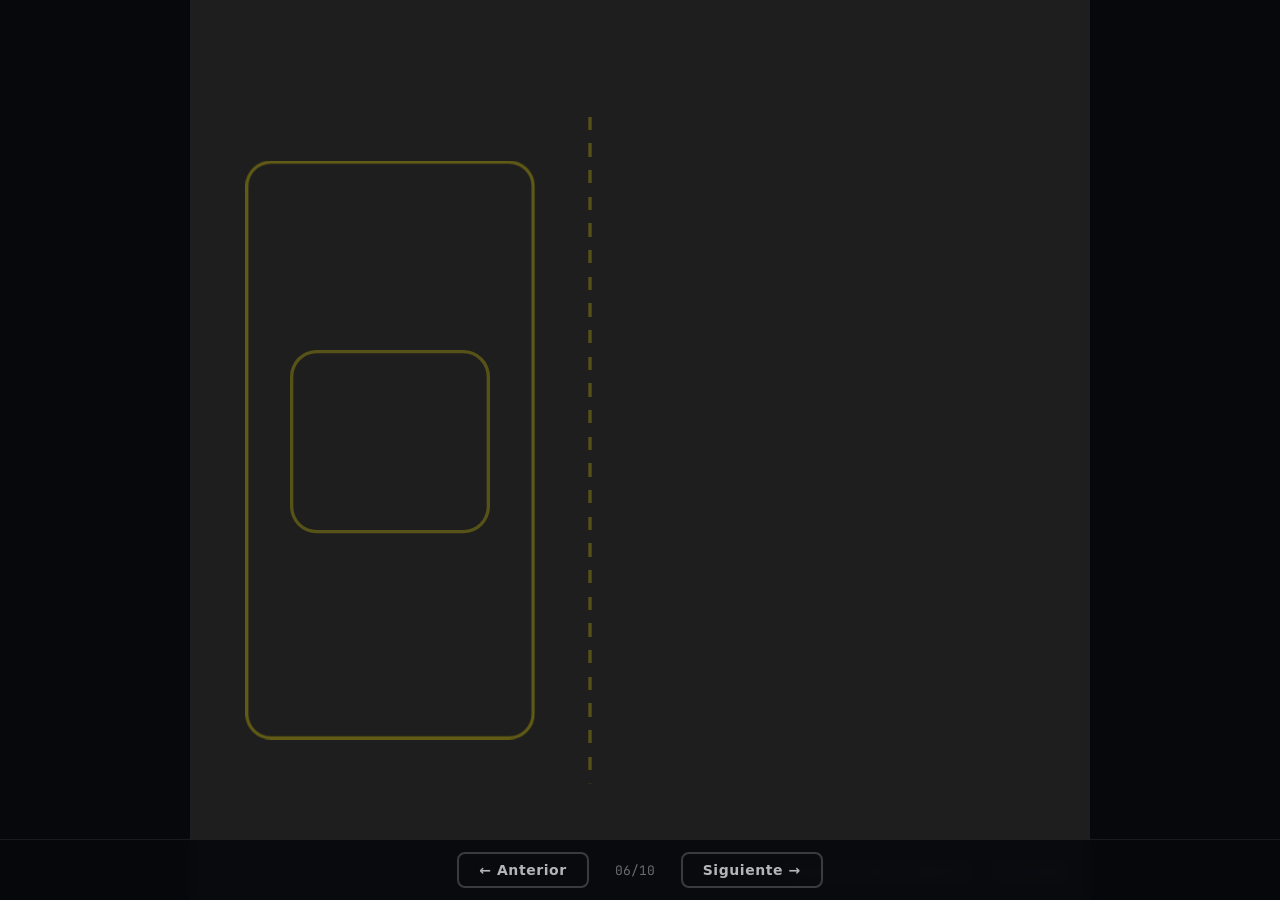
<file: presentacion-event-loop/06-web-apis.html>
<!DOCTYPE html>
<html lang="es">
<head>
  <meta charset="UTF-8">
  <title>06 · Web APIs</title>
  <link rel="preconnect" href="https://fonts.googleapis.com">
  <link href="https://fonts.googleapis.com/css2?family=JetBrains+Mono:wght@500;700&display=swap" rel="stylesheet">
  <link rel="stylesheet" href="../shared/styles.css">
  <style>
    /* ---------- Disposición ----------
       Izquierda: la caja "JS" con su único hilo trabajando.
       Línea punteada: frontera. Derecha: el navegador con tres servicios
       (Timers, Network, DOM) trabajando en paralelo, cada uno con su anillo. */

    .caja-js {
      position: absolute;
      left: 60px;
      top: 180px;
      width: 360px;
      height: 720px;
      border: 4px solid var(--acento);
      border-radius: 32px;
      visibility: hidden;
      opacity: 0;
    }
    .frontera {
      position: absolute;
      left: 478px;
      top: 140px;
      width: 4px;
      height: 800px;
      background: repeating-linear-gradient(180deg,
        var(--acento-suave) 0 16px, transparent 16px 32px);
    }
    .wa .slide__slot   { left: 120px; top: 420px; width: 240px; height: 220px; }
    .wa .slide__bloque { left: 175px; top: 455px; }

    /* Tarjetas de servicios del navegador */
    .servicio {
      position: absolute;
      left: 520px;
      width: 500px;
      height: 180px;
      display: grid;
      grid-template-columns: 120px 1fr 80px;
      align-items: center;
      padding: 0 28px 0 20px;
      border: 3px solid var(--acento-suave);
      border-radius: 24px;
      color: var(--acento);
      visibility: hidden;
      opacity: 0;
    }
    .servicio__nombre { font-size: 30px; font-weight: 700; letter-spacing: 0.04em; }
    .servicio__icono  { width: 96px; height: 96px; }
    .servicio__icono * { fill: none; stroke: var(--acento); stroke-width: 5; stroke-linecap: round; stroke-linejoin: round; }
    .servicio__icono .nodo { fill: rgba(255, 234, 0, 0); }   /* GSAP lo rellena al "pulsar" */
    .servicio__anillo { width: 64px; height: 64px; justify-self: end; }
    /* ✓ que aparece al terminar el trabajo */
    .servicio__ok {
      position: absolute;
      right: 32px;
      top: 50%;
      transform: translateY(-50%);
      font-size: 56px;
      font-weight: 700;
      visibility: hidden;
      opacity: 0;
    }
  </style>
</head>
<body>

<div class="stage stage--cuadrado stage--slide wa">

  <!-- JS -->
  <div class="caja-js" id="caja-js"></div>
  <div class="slide__etiqueta" id="et-js" style="left: 92px; top: 210px; opacity: 0; visibility: hidden;">JS · 1 hilo</div>
  <div class="slide__slot" id="slot"><div class="slide__progreso" id="progreso"></div></div>
  <div class="slide__bloque" id="bloque">1</div>

  <div class="frontera"></div>

  <!-- Navegador -->
  <div class="slide__etiqueta" id="et-nav" style="left: 520px; top: 210px; opacity: 0; visibility: hidden;">Navegador · en paralelo</div>

  <div class="servicio" style="top: 270px" data-trabajo="2.4">
    <svg class="servicio__icono" viewBox="0 0 100 100">
      <circle cx="50" cy="54" r="36"/>
      <path d="M40 8h20"/>
      <path class="manecilla" d="M50 54V30"/>
    </svg>
    <div class="servicio__nombre">Timers</div>
    <svg class="servicio__anillo" viewBox="0 0 40 40"><circle class="slide__anillo-fondo" cx="20" cy="20" r="15" stroke-width="5"/>
      <circle class="slide__anillo-arco" cx="20" cy="20" r="15" stroke-width="5" stroke-dasharray="94.25" stroke-dashoffset="94.25" transform="rotate(-90 20 20)"/></svg>
    <div class="servicio__ok">✓</div>
  </div>

  <div class="servicio" style="top: 480px" data-trabajo="4.0">
    <svg class="servicio__icono" viewBox="0 0 100 100">
      <path class="flecha-arriba" d="M34 80V22M20 36l14-14 14 14"/>
      <path class="flecha-abajo" d="M66 20v58M52 64l14 14 14-14"/>
    </svg>
    <div class="servicio__nombre">Network</div>
    <svg class="servicio__anillo" viewBox="0 0 40 40"><circle class="slide__anillo-fondo" cx="20" cy="20" r="15" stroke-width="5"/>
      <circle class="slide__anillo-arco" cx="20" cy="20" r="15" stroke-width="5" stroke-dasharray="94.25" stroke-dashoffset="94.25" transform="rotate(-90 20 20)"/></svg>
    <div class="servicio__ok">✓</div>
  </div>

  <div class="servicio" style="top: 690px" data-trabajo="3.2">
    <svg class="servicio__icono" viewBox="0 0 100 100">
      <path d="M50 30v14M50 44H26v14M50 44h24v14"/>
      <rect class="nodo" x="36" y="10" width="28" height="20" rx="5"/>
      <rect class="nodo" x="12" y="58" width="28" height="20" rx="5"/>
      <rect class="nodo" x="60" y="58" width="28" height="20" rx="5"/>
    </svg>
    <div class="servicio__nombre">DOM</div>
    <svg class="servicio__anillo" viewBox="0 0 40 40"><circle class="slide__anillo-fondo" cx="20" cy="20" r="15" stroke-width="5"/>
      <circle class="slide__anillo-arco" cx="20" cy="20" r="15" stroke-width="5" stroke-dasharray="94.25" stroke-dashoffset="94.25" transform="rotate(-90 20 20)"/></svg>
    <div class="servicio__ok">✓</div>
  </div>

  <div class="ayuda oculto">
    <div class="ayuda__tarjeta">
      <h2>Controles</h2>
      <table>
        <tr><td><kbd>Espacio</kbd></td><td>Play / pausa</td></tr>
        <tr><td><kbd>R</kbd></td><td>Volver al inicio</td></tr>
        <tr><td><kbd>→</kbd> <kbd>←</kbd></td><td>Siguiente / anterior paso</td></tr>
        <tr><td><kbd>H</kbd></td><td>Mostrar / ocultar esta ayuda</td></tr>
      </table>
    </div>
  </div>
  <div class="pista">Espacio para empezar · H ayuda</div>

</div>

<script src="https://cdn.jsdelivr.net/npm/gsap@3.15.0/dist/gsap.min.js"></script>
<script src="../shared/controls.js"></script>
<script>
  const $ = (id) => document.getElementById(id);
  const stage = document.querySelector('.stage');
  const ACENTO       = getComputedStyle(stage).getPropertyValue('--acento').trim();
  const ACENTO_SUAVE = getComputedStyle(stage).getPropertyValue('--acento-suave').trim();

  const servicios = gsap.utils.toArray('.servicio');
  const PERIMETRO  = 94.25;
  const T_ACTIVIDAD = 5.0;   // segundos que dura la fase de "todos trabajando"

  const tl = gsap.timeline({ paused: true, defaults: { duration: DUR.normal, ease: EASE.suave } });

  tl.addLabel('inicio');
  esperar(tl, DUR.margen);

  // 1) Aparece JS con su hilo ocupado
  tl.addLabel('js');
  tl.fromTo('#caja-js', { autoAlpha: 0, scale: 0.95 }, { autoAlpha: 1, scale: 1, duration: DUR.lenta, ease: EASE.suave });
  tl.to('#et-js', { autoAlpha: 0.6, duration: DUR.normal }, '<+=0.3');
  tl.fromTo('#bloque', { autoAlpha: 0, x: -200 }, { autoAlpha: 1, x: 0, duration: DUR.lenta, ease: EASE.mover }, '<');
  tl.to('#slot', { borderColor: ACENTO, duration: DUR.rapida });
  const tHilo = tl.duration();

  // 2) Aparecen los servicios del navegador, uno tras otro
  tl.addLabel('navegador');
  tl.to('#et-nav', { autoAlpha: 0.6, duration: DUR.normal });
  servicios.forEach((s, i) => {
    tl.fromTo(s, { autoAlpha: 0, x: 60 }, { autoAlpha: 1, x: 0, duration: DUR.lenta, ease: EASE.suave }, `<+=${i ? 0.35 : 0.2}`);
  });

  // 3) Todos trabajan a la vez: JS en lo suyo, cada servicio con su propio ritmo
  tl.addLabel('en-paralelo');
  const tInicio = tl.duration();
  // El hilo de JS se llena y se vacía varias veces (sigue ocupado con su propio trabajo)
  tl.fromTo('#progreso', { scaleX: 0, autoAlpha: 1 }, { scaleX: 1, duration: 1.6, ease: 'none', repeat: 2 }, tInicio);
  tl.to('#progreso', { autoAlpha: 0, duration: DUR.rapida }, tInicio + 4.8);
  tl.to('#slot', { borderColor: ACENTO_SUAVE, duration: DUR.rapida }, tInicio + 4.8);

  servicios.forEach((s) => {
    const trabajo = Number(s.dataset.trabajo);
    const arco = s.querySelector('.slide__anillo-arco');
    tl.to(s, { borderColor: ACENTO, duration: DUR.rapida }, tInicio);
    tl.fromTo(arco, { strokeDashoffset: PERIMETRO }, { strokeDashoffset: 0, duration: trabajo, ease: 'none' }, tInicio);
    // Al terminar: el anillo se cambia por un ✓ y la tarjeta vuelve a su contorno tenue
    tl.to(s.querySelector('.servicio__anillo'), { autoAlpha: 0, duration: DUR.rapida }, tInicio + trabajo);
    tl.fromTo(s.querySelector('.servicio__ok'), { autoAlpha: 0, scale: 0.5 }, { autoAlpha: 1, scale: 1, duration: DUR.rapida, ease: EASE.entrada }, tInicio + trabajo);
    tl.to(s, { borderColor: ACENTO_SUAVE, duration: DUR.normal }, tInicio + trabajo + 0.3);
  });

  // Íconos en movimiento mientras trabajan
  // Nota: en SVG el centro de giro se indica con svgOrigin (coordenadas del viewBox)
  tl.to('.manecilla', { rotation: 360 * 2, svgOrigin: '50 54', duration: 2.4, ease: 'none' }, tInicio);
  tl.to('.flecha-arriba', { y: -8, duration: 0.4, repeat: 9, yoyo: true, ease: 'sine.inOut' }, tInicio);
  tl.to('.flecha-abajo',  { y: 8,  duration: 0.4, repeat: 9, yoyo: true, ease: 'sine.inOut' }, tInicio);
  tl.to('.nodo', { fill: ACENTO, duration: 0.4, stagger: { each: 0.4, repeat: 3, yoyo: true } }, tInicio);

  tl.addLabel('fin', tInicio + T_ACTIVIDAD);
  esperar(tl, DUR.margen, tInicio + T_ACTIVIDAD);

  configurarControles(tl);
  configurarNavegacion();
</script>
</body>
</html>
</file>
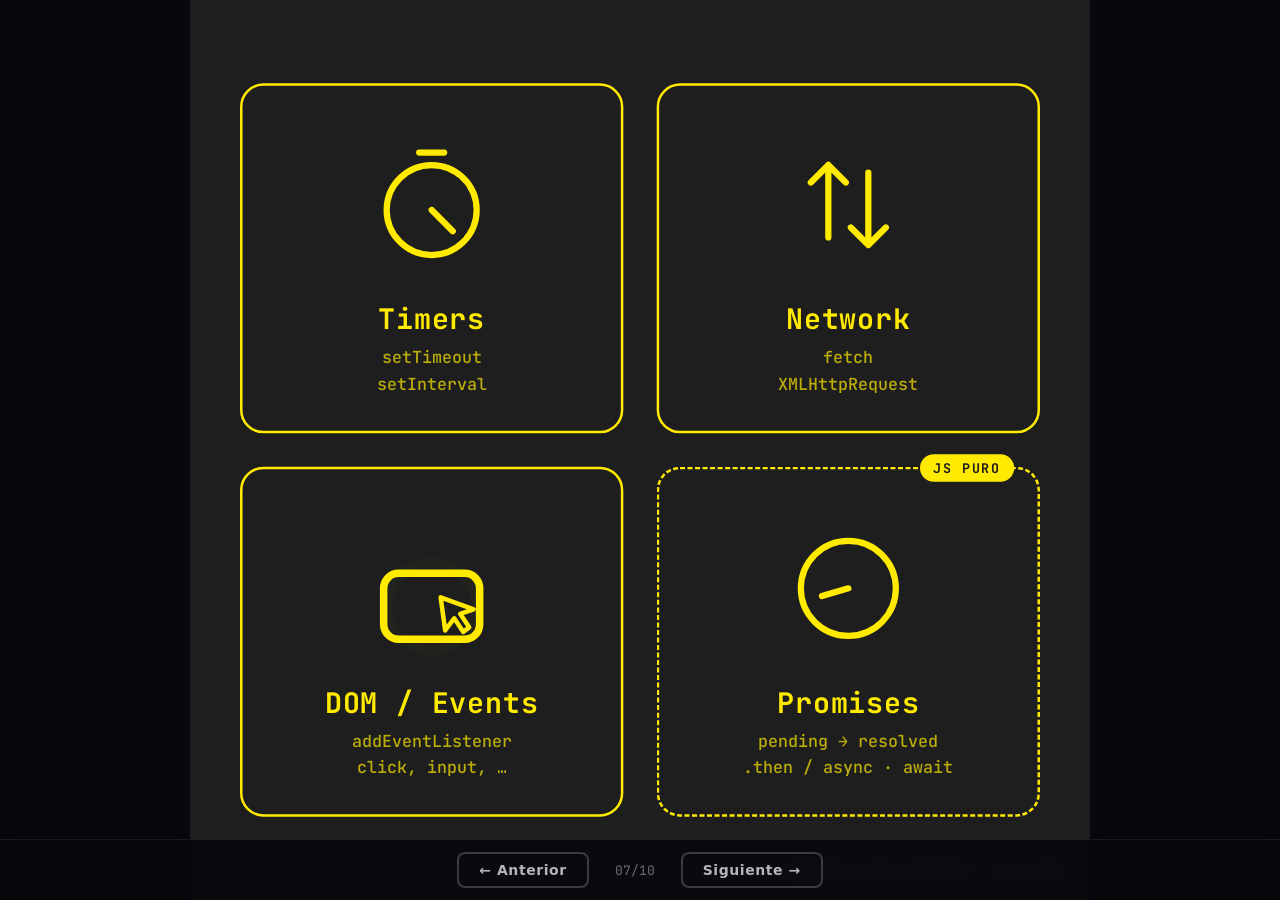
<file: presentacion-event-loop/07-web-apis-categorias.html>
<!DOCTYPE html>
<html lang="es">
<head>
  <meta charset="UTF-8">
  <title>07 · Categorías de Web APIs</title>
  <link rel="preconnect" href="https://fonts.googleapis.com">
  <link href="https://fonts.googleapis.com/css2?family=JetBrains+Mono:wght@500;700&display=swap" rel="stylesheet">
  <link rel="stylesheet" href="../shared/styles.css">
  <style>
    /* ---------- Disposición: cuadrícula 2x2 de tarjetas ----------
       Timers, Network, DOM/Events y Promises (esta última con contorno punteado
       y etiqueta "JS puro" porque no es una Web API). */

    .tarjeta {
      position: absolute;
      width: 460px;
      height: 420px;
      display: grid;
      grid-template-rows: 1fr auto auto;
      justify-items: center;
      align-items: center;
      padding: 36px 32px 40px;
      border: 3px solid var(--acento);
      border-radius: 28px;
      color: var(--acento);
      text-align: center;
    }
    .tarjeta--promesa { border-style: dashed; }
    .tarjeta__icono { width: 150px; height: 150px; }
    #t-dom .tarjeta__icono { width: 180px; height: 180px; }   /* un poco más grande */
    .tarjeta__icono .cursor { stroke-width: 3; }               /* cursor más fino */
    .tarjeta__icono * { fill: none; stroke: var(--acento); stroke-width: 5; stroke-linecap: round; stroke-linejoin: round; }
    .tarjeta__icono .nodo { fill: rgba(255, 234, 0, 0); }
    .tarjeta__titulo { font-size: 34px; font-weight: 700; letter-spacing: 0.04em; margin-top: 8px; }
    .tarjeta__apis { font-size: 20px; font-weight: 500; opacity: 0.7; line-height: 1.6; margin-top: 8px; }
    /* Etiqueta "JS puro" en la esquina de Promises */
    .tarjeta__badge {
      position: absolute;
      top: -18px;
      right: 28px;
      padding: 6px 16px;
      border-radius: 999px;
      background: var(--acento);
      color: var(--fondo);
      font-size: 16px;
      font-weight: 700;
      letter-spacing: 0.1em;
      text-transform: uppercase;
    }
    /* Onda del click en el ícono de DOM/Events */
    .tarjeta__icono .onda { opacity: 0; stroke-width: 2; }   /* aro fino: se escala x3 al expandirse */
  </style>
</head>
<body>

<div class="stage stage--cuadrado stage--slide cat">

  <!-- Timers -->
  <div class="tarjeta" style="left: 60px; top: 100px" id="t-timers">
    <svg class="tarjeta__icono" viewBox="0 0 100 100">
      <circle cx="50" cy="54" r="36"/>
      <path d="M40 8h20"/>
      <path class="manecilla" d="M50 54V30"/>
    </svg>
    <div class="tarjeta__titulo">Timers</div>
    <div class="tarjeta__apis">setTimeout<br>setInterval</div>
  </div>

  <!-- Network -->
  <div class="tarjeta" style="left: 560px; top: 100px" id="t-network">
    <svg class="tarjeta__icono" viewBox="0 0 100 100">
      <path class="flecha-arriba" d="M34 80V22M20 36l14-14 14 14"/>
      <path class="flecha-abajo" d="M66 20v58M52 64l14 14 14-14"/>
    </svg>
    <div class="tarjeta__titulo">Network</div>
    <div class="tarjeta__apis">fetch<br>XMLHttpRequest</div>
  </div>

  <!-- DOM / Events -->
  <div class="tarjeta" style="left: 60px; top: 560px" id="t-dom">
    <svg class="tarjeta__icono" viewBox="0 0 100 100">
      <rect class="nodo boton" x="18" y="40" width="64" height="44" rx="10"/>
      <circle class="onda" cx="50" cy="62" r="10"/>
      <path class="cursor" d="M56 56l22 8-9 3 6 9-4 3-6-9-6 8z"/>
    </svg>
    <div class="tarjeta__titulo">DOM / Events</div>
    <div class="tarjeta__apis">addEventListener<br>click, input, …</div>
  </div>

  <!-- Promises -->
  <div class="tarjeta tarjeta--promesa" style="left: 560px; top: 560px" id="t-promesa">
    <div class="tarjeta__badge">JS puro</div>
    <svg class="tarjeta__icono" viewBox="0 0 100 100">
      <circle cx="50" cy="50" r="38"/>
      <path class="reloj-promesa" d="M50 50V28"/>
      <path class="check-promesa" d="M32 52l12 12 24-26" stroke-dasharray="60" stroke-dashoffset="60"/>
    </svg>
    <div class="tarjeta__titulo">Promises</div>
    <div class="tarjeta__apis">pending → resolved<br>.then / async · await</div>
  </div>

  <div class="ayuda oculto">
    <div class="ayuda__tarjeta">
      <h2>Controles</h2>
      <table>
        <tr><td><kbd>Espacio</kbd></td><td>Play / pausa</td></tr>
        <tr><td><kbd>R</kbd></td><td>Volver al inicio</td></tr>
        <tr><td><kbd>→</kbd> <kbd>←</kbd></td><td>Siguiente / anterior paso</td></tr>
        <tr><td><kbd>H</kbd></td><td>Mostrar / ocultar esta ayuda</td></tr>
      </table>
    </div>
  </div>
  <div class="pista">Espacio para empezar · H ayuda</div>

</div>

<script src="https://cdn.jsdelivr.net/npm/gsap@3.15.0/dist/gsap.min.js"></script>
<script src="../shared/controls.js"></script>
<script>
  const stage = document.querySelector('.stage');
  const ACENTO = getComputedStyle(stage).getPropertyValue('--acento').trim();

  // ---------- Ciclo ----------
  // Esta animación no tiene inicio ni fin: los cuatro íconos se mueven siempre.
  // CICLO es la duración de una vuelta completa; está elegida para que todos
  // los movimientos vuelvan a su estado inicial justo al terminar (así el GIF
  // se puede repetir sin salto):
  //   reloj: 1 vuelta cada 3 s · red: ida y vuelta cada 0.9 s ·
  //   click: cada 1.8 s · promesa: cada 3 s   →   9 s es múltiplo de todos.
  const CICLO = 9.0;

  const tl = gsap.timeline({ paused: true, repeat: -1, defaults: { ease: EASE.suave } });
  tl.addLabel('ciclo');

  // Timers: la manecilla da vueltas (1 vuelta cada 3 s)
  // Nota: en SVG el centro de giro se indica con svgOrigin (coordenadas del viewBox)
  tl.fromTo('.manecilla', { rotation: 0 }, { rotation: 360 * (CICLO / 3), svgOrigin: '50 54', duration: CICLO, ease: 'none' }, 0);

  // Network: las flechas van y vienen (0.45 s por tramo)
  const tramos = Math.round(CICLO / 0.45);
  tl.fromTo('.flecha-arriba', { y: 0 }, { y: -8, duration: 0.45, repeat: tramos - 1, yoyo: true, ease: 'sine.inOut' }, 0);
  tl.fromTo('.flecha-abajo',  { y: 0 }, { y: 8,  duration: 0.45, repeat: tramos - 1, yoyo: true, ease: 'sine.inOut' }, 0);

  // DOM/Events: el cursor hace click en el botón y sale una onda (cada 1.8 s)
  for (let t = 0.4; t < CICLO; t += 1.8) {
    tl.to('.cursor', { scale: 0.85, svgOrigin: '56 56', duration: 0.15, repeat: 1, yoyo: true, ease: 'power2.in' }, t);
    tl.to('.boton', { fill: ACENTO, duration: 0.15, repeat: 1, yoyo: true }, t);
    tl.fromTo('.onda', { scale: 0.4, opacity: 1, svgOrigin: '50 62' }, { scale: 3, opacity: 0, duration: 0.8, ease: 'power2.out' }, t + 0.15);
  }

  // Promises: espera (manecilla) y luego se resuelve (✓ dibujado), cada 3 s
  for (let t = 0; t < CICLO; t += 3.0) {
    tl.fromTo('.reloj-promesa', { rotation: 0, autoAlpha: 1, svgOrigin: '50 50' }, { rotation: 360, duration: 1.6, ease: 'none' }, t);
    tl.to('.reloj-promesa', { autoAlpha: 0, duration: 0.2 }, t + 1.6);
    tl.fromTo('.check-promesa', { strokeDashoffset: 60 }, { strokeDashoffset: 0, duration: 0.5, ease: 'power2.out' }, t + 1.7);
    tl.to('.check-promesa', { strokeDashoffset: 60, duration: 0.3 }, t + 2.7);
  }

  configurarControles(tl);
  configurarNavegacion();
</script>
</body>
</html>
</file>
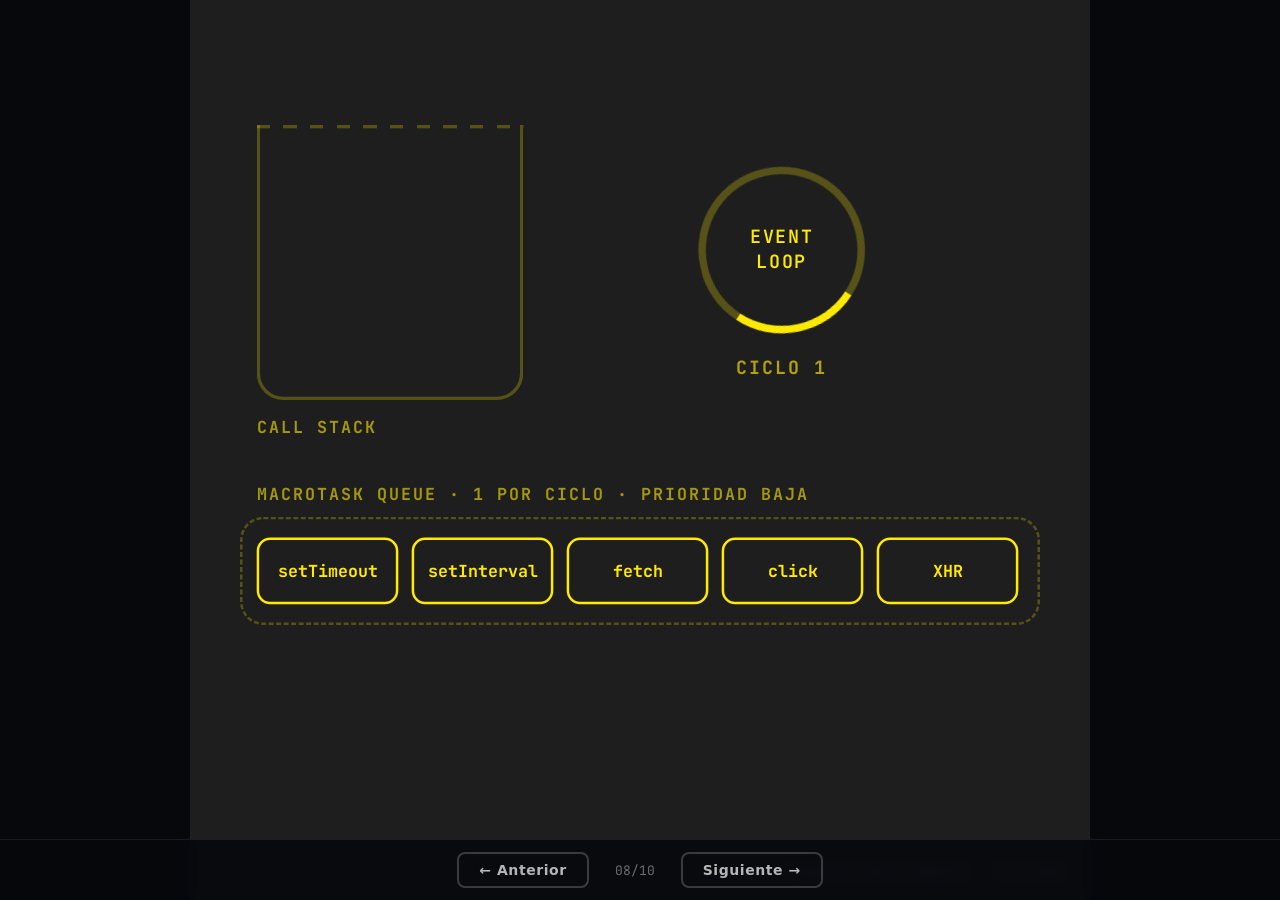
<file: presentacion-event-loop/08-macrotask-queue.html>
<!DOCTYPE html>
<html lang="es">
<head>
  <meta charset="UTF-8">
  <title>08 · Macrotask Queue</title>
  <link rel="preconnect" href="https://fonts.googleapis.com">
  <link href="https://fonts.googleapis.com/css2?family=JetBrains+Mono:wght@500;700&display=swap" rel="stylesheet">
  <link rel="stylesheet" href="../shared/styles.css">
  <style>
    /* ---------- Disposición ----------
       Arriba izquierda: Call Stack. Derecha: Event Loop con contador de ciclos.
       Abajo: la Macrotask Queue con cinco tareas de Web APIs. */

    .mq .slide__pila      { left: 80px; top: 150px; width: 320px; height: 330px; }
    .mq .slide__pila-boca { left: 80px; top: 150px; width: 320px; }
    .mq .slide__frame     { left: 100px; top: 394px; width: 280px; height: 70px; font-size: 24px; }
    .mq .slide__hilo-punto { left: 420px; top: 415px; }

    .mq .event-loop { left: 610px; top: 200px; width: 200px; height: 200px; }
    .mq .event-loop__anillo { border-width: 9px; }
    /* Contador de ciclos bajo el anillo */
    .ciclo {
      position: absolute;
      left: 610px;
      top: 424px;
      width: 200px;
      text-align: center;
      font-size: 22px;
      font-weight: 700;
      letter-spacing: 0.12em;
      color: var(--acento);
      visibility: hidden;
      opacity: 0;
    }

    /* Cola: zona punteada y tareas en fila (GSAP las desplaza con x) */
    .mq .slide__espera { left: 60px; top: 620px; width: 960px; height: 130px; }
    .mq .slide__tarea  { top: 645px; }
  </style>
</head>
<body>

<div class="stage stage--cuadrado stage--slide mq">

  <!-- Call Stack -->
  <div class="slide__etiqueta" style="left: 80px; top: 500px;">Call Stack</div>
  <div class="slide__pila"></div>
  <div class="slide__pila-boca"></div>
  <!-- Un frame por tarea (todos en el nivel 0; entran y salen de uno en uno) -->
  <div class="slide__frame" data-tarea="0"><span>setTimeout cb</span></div>
  <div class="slide__frame" data-tarea="1"><span>setInterval cb</span></div>
  <div class="slide__frame" data-tarea="2"><span>fetch cb</span></div>
  <div class="slide__frame" data-tarea="3"><span>click handler</span></div>
  <div class="slide__frame" data-tarea="4"><span>XHR cb</span></div>
  <div class="slide__hilo-punto" id="hilo"></div>

  <!-- Event Loop -->
  <div class="event-loop" id="loop">
    <div class="event-loop__anillo" id="anillo"></div>
    <span class="event-loop__texto">Event<br>Loop</span>
  </div>
  <!-- Un contador por ciclo, superpuestos; se muestra el que toca -->
  <div class="ciclo">CICLO 1</div>
  <div class="ciclo">CICLO 2</div>
  <div class="ciclo">CICLO 3</div>

  <!-- Macrotask Queue -->
  <div class="slide__etiqueta" style="left: 80px; top: 580px;">Macrotask Queue · 1 por ciclo · prioridad baja</div>
  <div class="slide__espera"></div>
  <div class="slide__tarea" style="left: 80px">setTimeout</div>
  <div class="slide__tarea" style="left: 266px">setInterval</div>
  <div class="slide__tarea" style="left: 452px">fetch</div>
  <div class="slide__tarea" style="left: 638px">click</div>
  <div class="slide__tarea" style="left: 824px">XHR</div>

  <div class="ayuda oculto">
    <div class="ayuda__tarjeta">
      <h2>Controles</h2>
      <table>
        <tr><td><kbd>Espacio</kbd></td><td>Play / pausa</td></tr>
        <tr><td><kbd>R</kbd></td><td>Volver al inicio</td></tr>
        <tr><td><kbd>→</kbd> <kbd>←</kbd></td><td>Siguiente / anterior paso</td></tr>
        <tr><td><kbd>H</kbd></td><td>Mostrar / ocultar esta ayuda</td></tr>
      </table>
    </div>
  </div>
  <div class="pista">Espacio para empezar · H ayuda</div>

</div>

<script src="https://cdn.jsdelivr.net/npm/gsap@3.15.0/dist/gsap.min.js"></script>
<script src="../shared/controls.js"></script>
<script>
  const $ = (id) => document.getElementById(id);
  const stage = document.querySelector('.stage');
  const ACENTO = getComputedStyle(stage).getPropertyValue('--acento').trim();
  const FONDO  = getComputedStyle(stage).getPropertyValue('--fondo').trim();

  const loop = $('loop'), anillo = $('anillo'), hilo = $('hilo');
  const ciclos = gsap.utils.toArray('.ciclo');
  const tareas = gsap.utils.toArray('.slide__tarea');
  const frames = gsap.utils.toArray('.slide__frame');

  // ---------- Medidas y tiempos ----------
  const PASO_COLA  = 186;   // separación entre tareas en la cola (170 ancho + 16 hueco)
  const CICLOS     = 3;     // cuántas tareas se ejecutan (el resto se queda esperando)
  const Y_BOCA     = -334;  // del frame hasta arriba de la boca de la pila
  const A_ANILLO   = { x: 545, y: -380 };   // del primer lugar de la cola al centro del anillo
  const A_BOCA     = { x: 75,  y: -580 };   // del primer lugar de la cola a la boca de la pila
  const T_MOVER    = 0.9;
  const T_CAMBIO   = 0.5;
  const T_TRABAJO  = 1.0;
  const T_RESPIRO  = 0.5;   // pausa entre ciclos
  const VUELTAS_POR_SEG = 0.4;

  const tl = gsap.timeline({ paused: true, defaults: { duration: DUR.normal, ease: EASE.suave } });

  // --- Helpers ---
  const apilarFrame = (f, pos) => tl.fromTo(f, { y: Y_BOCA, autoAlpha: 0 }, { y: 0, autoAlpha: 1, duration: T_MOVER, ease: 'power3.out' }, pos);
  const desapilarFrame = (f, pos) => tl.to(f, { y: Y_BOCA, autoAlpha: 0, duration: T_MOVER, ease: 'power3.in' }, pos);
  const activar = (f, pos) => tl.to(f, { backgroundColor: ACENTO, color: FONDO, duration: T_CAMBIO }, pos);
  const mostrarCiclo = (n, pos) => {
    const ciclo = ciclos[n - 1];
    tl.fromTo(ciclo, { autoAlpha: 0, y: 8 }, { autoAlpha: 1, y: 0, duration: T_CAMBIO }, pos);
    tl.to(loop, { scale: 1.1, duration: DUR.rapida, repeat: 1, yoyo: true, ease: 'sine.inOut' }, pos);
  };

  tl.addLabel('inicio');
  esperar(tl, DUR.margen);

  // Cada ciclo del event loop toma UNA macrotarea de la cola
  for (let i = 0; i < CICLOS; i++) {
    const tarea = tareas[i];
    const frame = frames[i];
    const x0 = -i * PASO_COLA;   // la tarea ya avanzó hasta el primer lugar

    tl.addLabel(`ciclo-${i + 1}`);
    mostrarCiclo(i + 1);

    // La tarea viaja al anillo y de ahí a la boca de la pila
    tl.to(tarea, { x: x0 + A_ANILLO.x, y: A_ANILLO.y, scale: 0.8, duration: T_MOVER, ease: EASE.mover }, '<+=0.3');
    // Las que quedan avanzan un lugar
    tareas.slice(i + 1).forEach((t) => tl.to(t, { x: -(i + 1) * PASO_COLA, duration: T_MOVER, ease: EASE.mover }, '<'));
    tl.to(tarea, { x: x0 + A_BOCA.x, y: A_BOCA.y, duration: T_MOVER, ease: EASE.mover });

    // Entra al stack como frame, se ejecuta y sale
    apilarFrame(frame);
    tl.to(tarea, { autoAlpha: 0, duration: T_CAMBIO }, '<');
    tl.to(hilo, { autoAlpha: 1, duration: T_CAMBIO }, '<');
    activar(frame, '<');
    esperar(tl, T_TRABAJO);
    desapilarFrame(frame);
    tl.to(hilo, { autoAlpha: 0, duration: T_CAMBIO }, '<');
    tl.to(ciclos[i], { autoAlpha: 0, duration: T_CAMBIO }, '<');
    esperar(tl, T_RESPIRO);
  }

  tl.addLabel('fin');
  esperar(tl, DUR.margen);

  // El anillo gira todo el tiempo
  const total = tl.duration();
  tl.fromTo(anillo, { rotation: 0 }, { rotation: 360 * Math.round(total * VUELTAS_POR_SEG), duration: total, ease: 'none' }, 0);

  configurarControles(tl);
  configurarNavegacion();
</script>
</body>
</html>
</file>
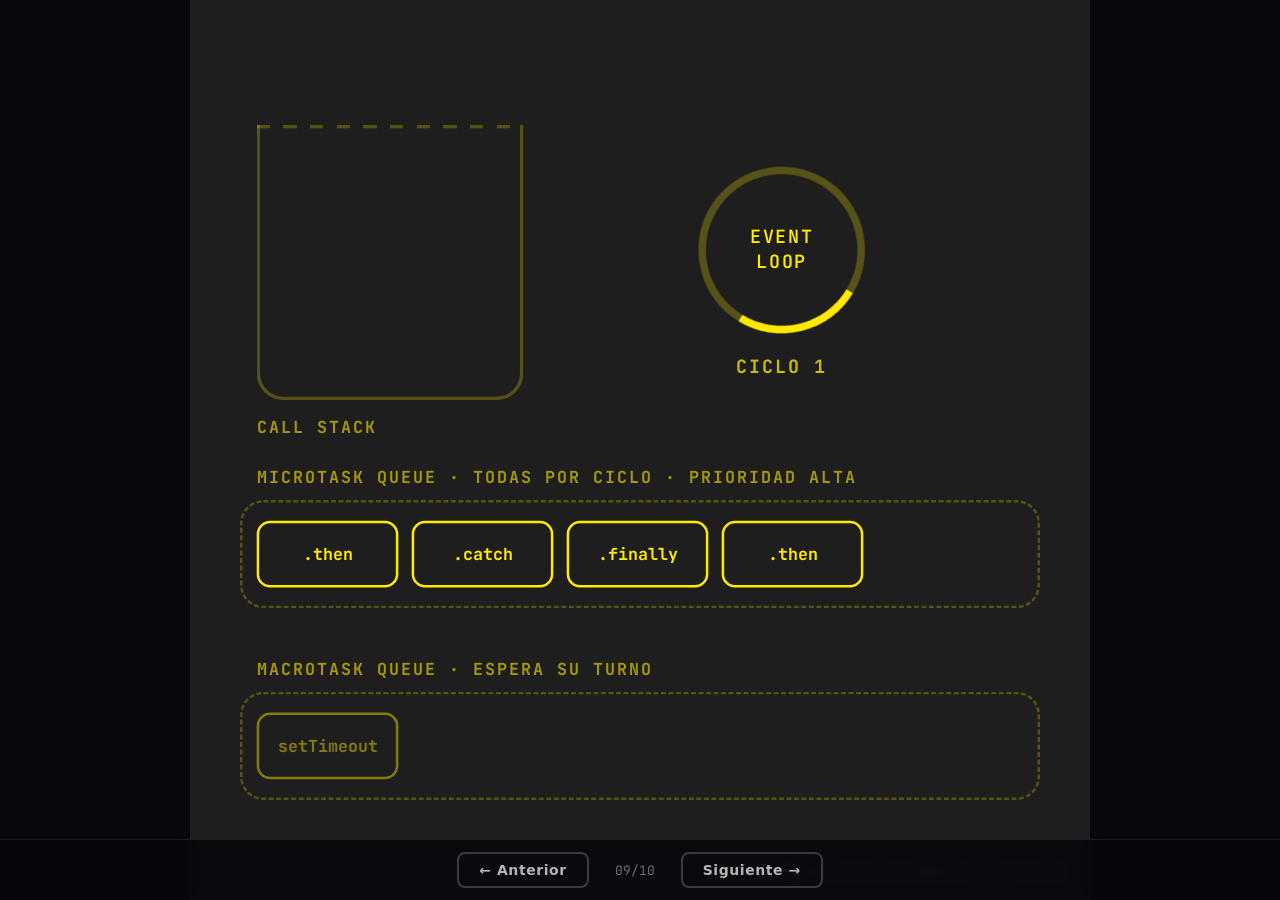
<file: presentacion-event-loop/09-microtask-queue.html>
<!DOCTYPE html>
<html lang="es">
<head>
  <meta charset="UTF-8">
  <title>09 · Microtask Queue</title>
  <link rel="preconnect" href="https://fonts.googleapis.com">
  <link href="https://fonts.googleapis.com/css2?family=JetBrains+Mono:wght@500;700&display=swap" rel="stylesheet">
  <link rel="stylesheet" href="../shared/styles.css">
  <style>
    /* ---------- Disposición (misma escena que la 08) ----------
       Arriba izquierda: Call Stack. Derecha: Event Loop con contador de ciclos.
       Abajo: la Microtask Queue (Promises) y, debajo, una Macrotask esperando. */

    .mi .slide__pila      { left: 80px; top: 150px; width: 320px; height: 330px; }
    .mi .slide__pila-boca { left: 80px; top: 150px; width: 320px; }
    .mi .slide__frame     { left: 100px; top: 394px; width: 280px; height: 70px; font-size: 24px; }
    .mi .slide__hilo-punto { left: 420px; top: 415px; }

    .mi .event-loop { left: 610px; top: 200px; width: 200px; height: 200px; }
    .mi .event-loop__anillo { border-width: 9px; }
    .ciclo {
      position: absolute;
      left: 610px;
      top: 424px;
      width: 200px;
      text-align: center;
      font-size: 22px;
      font-weight: 700;
      letter-spacing: 0.12em;
      color: var(--acento);
      visibility: hidden;
      opacity: 0;
    }

    /* Colas: microtasks arriba, macrotask abajo (GSAP desplaza las tareas con x) */
    .cola-micro.slide__espera { left: 60px; top: 600px; width: 960px; height: 130px; }
    .tarea-micro.slide__tarea { top: 625px; }
    .cola-macro.slide__espera { left: 60px; top: 830px; width: 960px; height: 130px; }
    .tarea-macro.slide__tarea { top: 855px; opacity: 0.45; }   /* espera su turno, atenuada */
  </style>
</head>
<body>

<div class="stage stage--cuadrado stage--slide mi">

  <!-- Call Stack -->
  <div class="slide__etiqueta" style="left: 80px; top: 500px;">Call Stack</div>
  <div class="slide__pila"></div>
  <div class="slide__pila-boca"></div>
  <div class="slide__frame frame-micro"><span>.then cb</span></div>
  <div class="slide__frame frame-micro"><span>.catch cb</span></div>
  <div class="slide__frame frame-micro"><span>.finally cb</span></div>
  <div class="slide__frame frame-micro"><span>.then cb</span></div>
  <div class="slide__frame" id="frame-macro"><span>setTimeout cb</span></div>
  <div class="slide__hilo-punto" id="hilo"></div>

  <!-- Event Loop -->
  <div class="event-loop" id="loop">
    <div class="event-loop__anillo" id="anillo"></div>
    <span class="event-loop__texto">Event<br>Loop</span>
  </div>
  <div class="ciclo">CICLO 1</div>
  <div class="ciclo">CICLO 2</div>

  <!-- Microtask Queue -->
  <div class="slide__etiqueta" style="left: 80px; top: 560px;">Microtask Queue · todas por ciclo · prioridad alta</div>
  <div class="slide__espera cola-micro"></div>
  <div class="slide__tarea tarea-micro" style="left: 80px">.then</div>
  <div class="slide__tarea tarea-micro" style="left: 266px">.catch</div>
  <div class="slide__tarea tarea-micro" style="left: 452px">.finally</div>
  <div class="slide__tarea tarea-micro" style="left: 638px">.then</div>

  <!-- Macrotask Queue (espera a que la de arriba se vacíe) -->
  <div class="slide__etiqueta" style="left: 80px; top: 790px;">Macrotask Queue · espera su turno</div>
  <div class="slide__espera cola-macro"></div>
  <div class="slide__tarea tarea-macro" id="tarea-macro" style="left: 80px">setTimeout</div>

  <div class="ayuda oculto">
    <div class="ayuda__tarjeta">
      <h2>Controles</h2>
      <table>
        <tr><td><kbd>Espacio</kbd></td><td>Play / pausa</td></tr>
        <tr><td><kbd>R</kbd></td><td>Volver al inicio</td></tr>
        <tr><td><kbd>→</kbd> <kbd>←</kbd></td><td>Siguiente / anterior paso</td></tr>
        <tr><td><kbd>H</kbd></td><td>Mostrar / ocultar esta ayuda</td></tr>
      </table>
    </div>
  </div>
  <div class="pista">Espacio para empezar · H ayuda</div>

</div>

<script src="https://cdn.jsdelivr.net/npm/gsap@3.15.0/dist/gsap.min.js"></script>
<script src="../shared/controls.js"></script>
<script>
  const $ = (id) => document.getElementById(id);
  const stage = document.querySelector('.stage');
  const ACENTO = getComputedStyle(stage).getPropertyValue('--acento').trim();
  const FONDO  = getComputedStyle(stage).getPropertyValue('--fondo').trim();

  const loop = $('loop'), anillo = $('anillo'), hilo = $('hilo');
  const ciclos = gsap.utils.toArray('.ciclo');
  const micros = gsap.utils.toArray('.tarea-micro');
  const framesMicro = gsap.utils.toArray('.frame-micro');
  const macro = $('tarea-macro'), frameMacro = $('frame-macro');

  // ---------- Medidas y tiempos ----------
  const PASO_COLA = 186;
  const Y_BOCA    = -334;
  // Del primer lugar de cada cola al centro del anillo y a la boca de la pila
  const MICRO_A_ANILLO = { x: 545, y: -365 }, MICRO_A_BOCA = { x: 75, y: -565 };
  const MACRO_A_ANILLO = { x: 545, y: -595 }, MACRO_A_BOCA = { x: 75, y: -795 };
  const T_MOVER_MICRO = 0.55;  // las microtareas van rápido, una tras otra
  const T_MOVER_MACRO = 0.9;
  const T_CAMBIO      = 0.4;
  const T_TRABAJO     = 0.5;
  const T_RESPIRO     = 0.6;
  const VUELTAS_POR_SEG = 0.4;

  const tl = gsap.timeline({ paused: true, defaults: { duration: DUR.normal, ease: EASE.suave } });

  // --- Helpers ---
  const apilarFrame = (f, seg, pos) => tl.fromTo(f, { y: Y_BOCA, autoAlpha: 0 }, { y: 0, autoAlpha: 1, duration: seg, ease: 'power3.out' }, pos);
  const desapilarFrame = (f, seg, pos) => tl.to(f, { y: Y_BOCA, autoAlpha: 0, duration: seg, ease: 'power3.in' }, pos);
  const activar = (f, pos) => tl.to(f, { backgroundColor: ACENTO, color: FONDO, duration: T_CAMBIO }, pos);
  const mostrarCiclo = (n, pos) => {
    tl.fromTo(ciclos[n - 1], { autoAlpha: 0, y: 8 }, { autoAlpha: 1, y: 0, duration: T_CAMBIO }, pos);
    tl.to(loop, { scale: 1.1, duration: DUR.rapida, repeat: 1, yoyo: true, ease: 'sine.inOut' }, pos);
  };
  // Una tarea viaja de su cola al anillo, a la boca, entra al stack, se ejecuta y sale
  function ejecutarTarea(tarea, frame, x0, aAnillo, aBoca, seg, pos) {
    tl.to(tarea, { x: x0 + aAnillo.x, y: aAnillo.y, scale: 0.8, duration: seg, ease: EASE.mover }, pos);
    tl.to(tarea, { x: x0 + aBoca.x, y: aBoca.y, duration: seg, ease: EASE.mover });
    apilarFrame(frame, seg);
    tl.to(tarea, { autoAlpha: 0, duration: T_CAMBIO }, '<');
    tl.to(hilo, { autoAlpha: 1, duration: T_CAMBIO }, '<');
    activar(frame, '<');
    esperar(tl, T_TRABAJO);
    desapilarFrame(frame, seg);
    tl.to(hilo, { autoAlpha: 0, duration: T_CAMBIO }, '<');
  }

  tl.addLabel('inicio');
  esperar(tl, DUR.margen);

  // CICLO 1: el event loop vacía TODA la Microtask Queue antes de tocar la macrotarea
  tl.addLabel('ciclo-1');
  mostrarCiclo(1);
  esperar(tl, 0.3);
  micros.forEach((tarea, i) => {
    tl.addLabel(`micro-${i + 1}`);
    // Las que quedan avanzan un lugar mientras esta sale
    const t = tl.duration();
    micros.slice(i + 1).forEach((otra) => tl.to(otra, { x: -(i + 1) * PASO_COLA, duration: T_MOVER_MICRO, ease: EASE.mover }, t));
    ejecutarTarea(tarea, framesMicro[i], -i * PASO_COLA, MICRO_A_ANILLO, MICRO_A_BOCA, T_MOVER_MICRO, t);
  });
  tl.to(ciclos[0], { autoAlpha: 0, duration: T_CAMBIO }, '<');
  esperar(tl, T_RESPIRO);

  // CICLO 2: ahora sí, la macrotarea (una por ciclo)
  tl.addLabel('ciclo-2');
  mostrarCiclo(2);
  tl.to(macro, { opacity: 1, duration: T_CAMBIO }, '<');
  esperar(tl, 0.3);
  ejecutarTarea(macro, frameMacro, 0, MACRO_A_ANILLO, MACRO_A_BOCA, T_MOVER_MACRO);
  tl.to(ciclos[1], { autoAlpha: 0, duration: T_CAMBIO }, '<');

  tl.addLabel('fin');
  esperar(tl, DUR.margen);

  const total = tl.duration();
  tl.fromTo(anillo, { rotation: 0 }, { rotation: 360 * Math.round(total * VUELTAS_POR_SEG), duration: total, ease: 'none' }, 0);

  configurarControles(tl);
  configurarNavegacion();
</script>
</body>
</html>
</file>
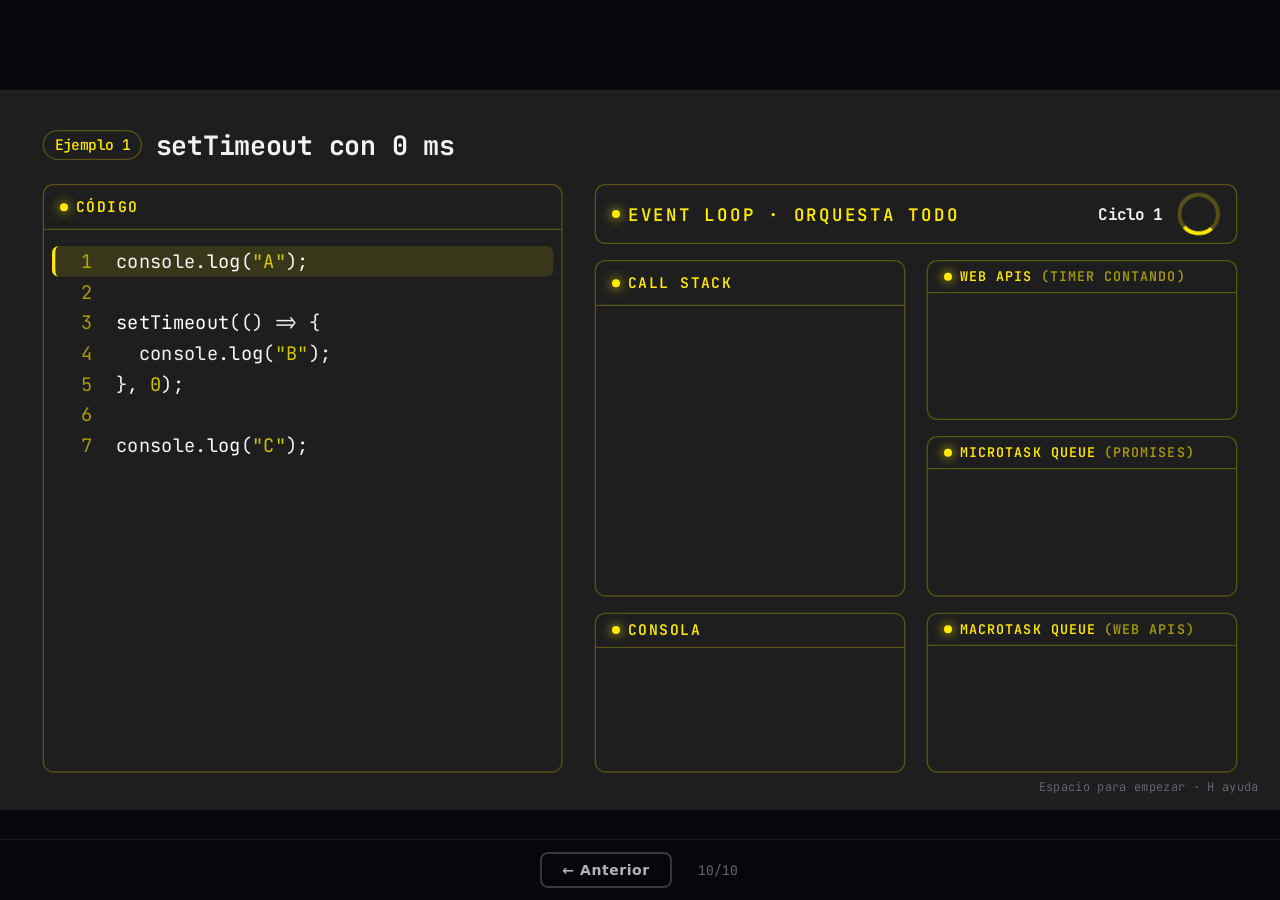
<file: presentacion-event-loop/10-ejemplo-settimeout.html>
<!doctype html>
<html lang="es">
  <head>
    <meta charset="UTF-8" />
    <title>10 · Ejemplo 1: setTimeout 0</title>
    <link rel="preconnect" href="https://fonts.googleapis.com" />
    <link
      href="https://fonts.googleapis.com/css2?family=JetBrains+Mono:wght@400;500;700&display=swap"
      rel="stylesheet"
    />
    <link rel="stylesheet" href="../shared/styles.css" />
    <style>
      /* Disposición base para todos los ejemplos (aunque un panel quede vacío):
         barra del Event Loop arriba a lo ancho; columna izquierda con Call Stack
         (alto) y Consola debajo; columna derecha con Web APIs, Microtask Queue y
         Macrotask Queue repartidos en partes iguales. Las 6 filas de 1fr son
         "unidades": cada panel derecho ocupa 2, el stack 4 y la consola 2. */
      .runtime {
        grid-template-columns: 1fr 1fr;
        grid-template-rows: 90px repeat(6, 1fr);
        gap: 24px 32px;
      }
      .panel--loop {
        grid-column: 1 / 3;
      }
      .panel--stack {
        grid-column: 1;
        grid-row: 2 / 6;
      }
      .panel--consola {
        grid-column: 1;
        grid-row: 6 / 8;
      }
      .panel--webapi {
        grid-column: 2;
        grid-row: 2 / 4;
      }
      .panel--micro {
        grid-column: 2;
        grid-row: 4 / 6;
      }
      .panel--macro {
        grid-column: 2;
        grid-row: 6 / 8;
      }
      /* Los tres paneles de la derecha son bajos: título y cuerpo compactos */
      .panel--webapi .panel__titulo,
      .panel--micro .panel__titulo,
      .panel--macro .panel__titulo {
        padding-top: 10px;
        padding-bottom: 10px;
        font-size: 20px;
        letter-spacing: 0.08em;
        white-space: nowrap;
      }
      .panel--webapi .panel__cuerpo,
      .panel--micro .panel__cuerpo,
      .panel--macro .panel__cuerpo {
        padding-top: 12px;
        padding-bottom: 12px;
      }
      .panel--consola .panel__titulo {
        padding-top: 10px;
        padding-bottom: 10px;
      }
      .panel--consola .panel__cuerpo {
        padding-top: 12px;
        padding-bottom: 12px;
      }
      .panel--consola .consola {
        line-height: 1.5;
      }

      /* Barra del Event Loop: título a la izquierda, anillo girando a la derecha */
      .panel--loop {
        position: relative;
      }
      .panel--loop .panel__titulo {
        border-bottom: none;
        height: 100%;
        font-size: 26px;
        display: flex;
        align-items: center;
      }
      .panel--loop .panel__titulo span {
        margin-right: auto;
      }
      .panel--loop .event-loop__ciclo {
        position: absolute;
        right: 110px;
        top: 50%;
        transform: translateY(-50%);
        font-size: 24px;
        font-weight: 700;
        letter-spacing: -0.01em;
        color: #f2f2f2;
        white-space: nowrap;
      }
      .panel--loop .event-loop {
        position: absolute;
        right: 24px;
        top: 50%;
        transform: translateY(-50%);
        width: 64px;
        height: 64px;
      }
      .panel--loop .event-loop__anillo {
        border-width: 6px;
      }
    </style>
  </head>
  <body>
    <div class="stage stage--slide ej">
      <header class="titulo">
        <span class="titulo__numero">Ejemplo 1</span>
        <span>setTimeout con 0 ms</span>
      </header>

      <main class="escena">
        <!-- ===== Izquierda: código ===== -->
        <section class="panel">
          <div class="panel__titulo">Código</div>
          <div class="panel__cuerpo">
            <pre
              class="codigo"
            ><span class="codigo__resaltado"></span><span class="linea">console.<span class="fn">log</span>(<span class="str">"A"</span>);</span>
<span class="linea"></span>
<span class="linea"><span class="fn">setTimeout</span>(() => {</span>
<span class="linea">  console.<span class="fn">log</span>(<span class="str">"B"</span>);</span>
<span class="linea">}, <span class="num">0</span>);</span>
<span class="linea"></span>
<span class="linea">console.<span class="fn">log</span>(<span class="str">"C"</span>);</span></pre>
          </div>
        </section>

        <!-- ===== Derecha: runtime ===== -->
        <div class="runtime">
          <section class="panel panel--loop">
            <div class="panel__titulo">
              <span>Event Loop · orquesta todo</span>
            </div>
            <div class="event-loop__ciclo" id="ciclo">Ciclo 1</div>
            <div class="event-loop" id="loop">
              <div class="event-loop__anillo" id="anillo"></div>
            </div>
          </section>

          <section class="panel panel--stack">
            <div class="panel__titulo">Call Stack</div>
            <div class="panel__cuerpo">
              <div class="frame" id="f-log-a" style="--i: 0">
                console.log("A")
              </div>
              <div class="frame" id="f-settimeout" style="--i: 0">
                setTimeout(cb, 0)
              </div>
              <div class="frame" id="f-log-c" style="--i: 0">
                console.log("C")
              </div>
              <div class="frame" id="f-cb" style="--i: 0">cb()</div>
              <div class="frame" id="f-log-b" style="--i: 1">
                console.log("B")
              </div>
            </div>
          </section>

          <section class="panel panel--webapi">
            <div class="panel__titulo">
              Web APIs <span style="opacity: 0.6">(timer contando)</span>
            </div>
            <div class="panel__cuerpo">
              <div class="item item--webapi" id="w-timer" style="--i: 0">
                <span>timer · cb</span
                ><span class="temporizador" id="w-tiempo">0 ms</span>
              </div>
            </div>
          </section>

          <!-- Vacío en este ejemplo: se mantiene para que la UI sea la misma en todos -->
          <section class="panel panel--micro">
            <div class="panel__titulo">
              Microtask Queue <span style="opacity: 0.6">(Promises)</span>
            </div>
            <div class="panel__cuerpo"></div>
          </section>

          <section class="panel panel--macro">
            <div class="panel__titulo">
              Macrotask Queue <span style="opacity: 0.6">(Web APIs)</span>
            </div>
            <div class="panel__cuerpo">
              <div class="item item--macro" id="q-cb" style="--i: 0">
                <span>cb</span>
              </div>
            </div>
          </section>

          <section class="panel panel--consola">
            <div class="panel__titulo">Consola</div>
            <div class="panel__cuerpo consola">
              <div class="consola__linea" id="c-a">A</div>
              <div class="consola__linea" id="c-c">C</div>
              <div class="consola__linea" id="c-b">B</div>
            </div>
          </section>
        </div>
      </main>

      <div class="ayuda oculto">
        <div class="ayuda__tarjeta">
          <h2>Controles</h2>
          <table>
            <tr>
              <td><kbd>Espacio</kbd></td>
              <td>Play / pausa</td>
            </tr>
            <tr>
              <td><kbd>R</kbd></td>
              <td>Volver al inicio</td>
            </tr>
            <tr>
              <td><kbd>→</kbd> <kbd>←</kbd></td>
              <td>Siguiente / anterior paso</td>
            </tr>
            <tr>
              <td><kbd>H</kbd></td>
              <td>Mostrar / ocultar esta ayuda</td>
            </tr>
          </table>
        </div>
      </div>
      <div class="pista">Espacio para empezar · H ayuda</div>
    </div>

    <script src="https://cdn.jsdelivr.net/npm/gsap@3.15.0/dist/gsap.min.js"></script>
    <script src="../shared/controls.js"></script>
    <script>
      const $ = (id) => document.getElementById(id);
      const loop = $("loop"),
        anillo = $("anillo");
      const VUELTAS_POR_SEG = 0.4;

      const tl = gsap.timeline({
        paused: true,
        defaults: { duration: DUR.normal, ease: EASE.suave },
      });

      // Una instrucción síncrona sencilla: entra al stack, imprime y sale
      function logSincrono(linea, frame, lineaConsola, etiqueta) {
        tl.addLabel(etiqueta);
        resaltarLinea(tl, linea);
        apilar(tl, frame);
        esperar(tl, DUR.rapida);
        imprimir(tl, lineaConsola);
        esperar(tl, DUR.rapida);
        desapilar(tl, frame);
        esperar(tl);
      }

      tl.addLabel("inicio");
      tl.call(() => {
        $("ciclo").textContent = "Ciclo 1";
      });
      esperar(tl, DUR.margen);

      // 1) console.log("A") → imprime A
      logSincrono(1, $("f-log-a"), $("c-a"), "log-a");

      // 2) setTimeout registra el callback en Web APIs (con su timer) y sale del stack
      tl.addLabel("settimeout");
      resaltarLinea(tl, 3);
      apilar(tl, $("f-settimeout"));
      esperar(tl, DUR.rapida);
      encolar(tl, $("w-timer"));
      esperar(tl, DUR.rapida);
      desapilar(tl, $("f-settimeout"));
      esperar(tl);

      // 3) El timer de 0 ms vence: el callback pasa a la Macrotask Queue...
      tl.addLabel("timer-vence");
      tl.to("#w-tiempo", {
        opacity: 0.4,
        duration: DUR.rapida,
        repeat: 1,
        yoyo: true,
      });
      desencolar(tl, $("w-timer"));
      encolar(tl, $("q-cb"), "<+=0.2");
      esperar(tl);

      // 4) ...pero el stack sigue ocupado: console.log("C") va primero
      logSincrono(7, $("f-log-c"), $("c-c"), "log-c");

      // 5) Stack vacío: el event loop mueve el callback de la cola al stack
      tl.addLabel("stack-vacio");
      tl.call(
        () => {
          $("ciclo").textContent = "Ciclo 2";
        },
        null,
        "<",
      );
      resaltarLinea(tl, null);
      tl.to(loop, {
        scale: 1.2,
        duration: DUR.rapida,
        repeat: 1,
        yoyo: true,
        ease: "sine.inOut",
      });
      desencolar(tl, $("q-cb"));
      apilar(tl, $("f-cb"), "<+=0.2");
      esperar(tl);

      // 6) Dentro del callback: console.log("B") → imprime B, y todo sale del stack
      tl.addLabel("log-b");
      resaltarLinea(tl, 4);
      apilar(tl, $("f-log-b"));
      esperar(tl, DUR.rapida);
      imprimir(tl, $("c-b"));
      esperar(tl, DUR.rapida);
      desapilar(tl, $("f-log-b"));
      resaltarLinea(tl, 5);
      esperar(tl, DUR.rapida);
      desapilar(tl, $("f-cb"));
      resaltarLinea(tl, null, "<");
      esperar(tl);

      tl.addLabel("fin");
      esperar(tl, DUR.margen);

      // El anillo gira todo el tiempo
      const total = tl.duration();
      tl.fromTo(
        anillo,
        { rotation: 0 },
        {
          rotation: 360 * Math.round(total * VUELTAS_POR_SEG),
          duration: total,
          ease: "none",
        },
        0,
      );

      configurarControles(tl);
      configurarNavegacion();
    </script>
  </body>
</html>
</file>
<file: shared/styles.css>
/* ============================================================
   shared/styles.css
   Estilos comunes para todas las animaciones del Event Loop.

   Secciones:
     1. Variables (paleta, tipografía, medidas)  ← cambia colores aquí
     2. Escenario 1920x1080 escalable
     3. Panel de código (izquierda)
     4. Paneles del runtime (Call Stack, Web APIs, colas, consola)
     5. Event loop (ícono circular)
     6. Ayuda de teclado y pista
     7. Página índice
   ============================================================ */

/* ---------- 1. Variables ---------- */
:root {
  /* Fondos y texto */
  --bg-exterior: #07080c;      /* fuera del escenario */
  --bg-escenario: #0f1117;     /* fondo del escenario 16:9 */
  --bg-panel: #161a23;
  --borde-panel: #262b38;
  --texto: #e8eaf0;
  --texto-suave: #8b93a7;

  /* Colores por componente del runtime (consistentes en todas las animaciones) */
  --color-stack: #f5a524;      /* Call Stack ........ ámbar    */
  --color-webapi: #4f8cff;     /* Web APIs .......... azul     */
  --color-micro: #b56bff;      /* Microtask Queue ... violeta  */
  --color-macro: #ff5d8f;      /* Callback/Macrotask  rosa     */
  --color-consola: #2dd4bf;    /* Consola ........... turquesa */
  --color-loop: #ffffff;       /* Event loop ........ blanco   */

  /* Resaltado de sintaxis del código */
  --sx-keyword: #c792ea;
  --sx-funcion: #82aaff;
  --sx-string: #c3e88d;
  --sx-numero: #f78c6c;
  --sx-comentario: #5c6370;

  /* Tipografía */
  --fuente-ui: 'Inter', system-ui, -apple-system, 'Segoe UI', Roboto, sans-serif;
  --fuente-codigo: 'JetBrains Mono', 'Cascadia Code', 'Fira Code', Consolas, 'Courier New', monospace;

  /* Medidas */
  --alto-linea: 46px;          /* alto de cada línea de código (caben 16 líneas) */
  --alto-frame: 72px;          /* alto de un frame en el stack */
  --gap-frame: 12px;           /* separación entre frames */
  --ancho-item: 300px;         /* ancho de un item en las colas */
  --gap-item: 16px;
  --radio: 16px;
  --padding-panel: 24px;
}

/* ---------- 2. Escenario ---------- */
*, *::before, *::after { box-sizing: border-box; }

html, body {
  margin: 0;
  height: 100%;
  background: var(--bg-exterior);
  color: var(--texto);
  font-family: var(--fuente-ui);
  overflow: hidden;
}

/* Contenedor fijo de 1920x1080; controls.js lo escala con transform para
   que quepa en la ventana manteniendo 16:9. */
.stage {
  position: absolute;
  left: 50%;
  top: 50%;
  width: 1920px;
  height: 1080px;
  transform: translate(-50%, -50%) scale(1);
  transform-origin: center center;
  background: var(--bg-escenario);
  overflow: hidden;
  display: grid;
  grid-template-rows: auto 1fr;
  gap: 32px;
  padding: 56px 64px;
}

/* Variante cuadrada (1080x1080) para animaciones que van dentro de una slide.
   Sin grid ni padding: cada escena coloca sus elementos en absoluto. */
.stage--cuadrado {
  width: 1080px;
  height: 1080px;
  display: block;
  padding: 0;
}

/* Colores de las animaciones de la presentación: la slide tiene fondo #FFEA00
   y texto #1E1E1E, aquí se invierten para que el cuadrado contraste. */
.stage--slide {
  --fondo: #1E1E1E;
  --acento: #FFEA00;
  --acento-suave: rgba(255, 234, 0, 0.25);
  background: var(--fondo);
  font-family: var(--fuente-codigo);
}

/* Tema slide aplicado al formato "código + paneles" (escenario 1920x1080):
   todos los paneles en amarillo sobre negro, con texto claro para el código. */
.stage--slide { color: #f2f2f2; }
.stage--slide .titulo__numero { color: var(--acento); border-color: var(--acento-suave); }
.stage--slide .panel { --c: var(--acento); background: transparent; border-color: var(--acento-suave); }
.stage--slide .panel__titulo { border-bottom-color: var(--acento-suave); }
.stage--slide .codigo__resaltado { background: rgba(255, 234, 0, 0.12); border-left-color: var(--acento); }
.stage--slide .linea::before { color: var(--acento); }
.stage--slide .kw  { color: var(--acento); }
.stage--slide .fn  { color: #ffffff; }
.stage--slide .str { color: rgba(255, 234, 0, 0.8); }
.stage--slide .num { color: rgba(255, 234, 0, 0.8); }
.stage--slide .cm  { color: rgba(255, 255, 255, 0.35); }
.stage--slide .frame, .stage--slide .item { --c: var(--acento); color: var(--acento); background: rgba(255, 234, 0, 0.1); }
.stage--slide .consola__linea::before { color: var(--acento); }

/* Componentes de las animaciones de slides (posición: cada escena) */

/* El hilo: zona donde se ejecuta una instrucción a la vez */
.slide__slot {
  position: absolute;
  border: 4px solid var(--acento-suave);
  border-radius: 32px;
  background: var(--fondo);
}
/* Barra de progreso de la instrucción en ejecución */
.slide__progreso {
  position: absolute;
  left: 40px;
  right: 40px;
  bottom: 24px;
  height: 8px;
  border-radius: 4px;
  background: var(--acento);
  transform-origin: left center;
  transform: scaleX(0);
  visibility: hidden;
  opacity: 0;
}
/* Instrucción: cuadrado amarillo con número oscuro */
.slide__bloque {
  position: absolute;
  width: 130px;
  height: 130px;
  display: grid;
  place-items: center;
  border-radius: 20px;
  background: var(--acento);
  color: var(--fondo);
  font-size: 56px;
  font-weight: 700;
}
/* Callback: "CB" con contorno, para distinguirlo de las instrucciones */
.slide__callback {
  position: absolute;
  width: 100px;
  height: 100px;
  display: grid;
  align-content: center;
  justify-items: center;
  gap: 2px;
  border: 4px solid var(--acento);
  border-radius: 18px;
  background: var(--fondo);
  color: var(--acento);
}
.slide__callback-titulo { font-size: 38px; font-weight: 700; line-height: 1; }
.slide__callback-sub    { font-size: 13px; font-weight: 500; letter-spacing: 0.04em; opacity: 0.8; }
/* Tarea en una cola (macrotask / microtask): caja con el nombre de la API */
.slide__tarea {
  position: absolute;
  width: 170px;
  height: 80px;
  display: grid;
  place-items: center;
  border: 3px solid var(--acento);
  border-radius: 16px;
  background: var(--fondo);
  color: var(--acento);
  font-size: 20px;
  font-weight: 700;
}
/* Zona de espera de callbacks (punteada) */
.slide__espera {
  position: absolute;
  border: 3px dashed var(--acento-suave);
  border-radius: 28px;
}
/* Anillo de progreso (SVG de 40x40, círculo r=15 → perímetro 94.25).
   Toma el color del texto del elemento que lo contiene. */
.slide__anillo-fondo { fill: none; stroke: currentColor; opacity: 0.25; }
.slide__anillo-arco  { fill: none; stroke: currentColor; stroke-linecap: round; }
/* Call Stack: contenedor abierto por arriba (por ahí entran y salen los frames) */
.slide__pila {
  position: absolute;
  border: 4px solid var(--acento-suave);
  border-top: none;
  border-radius: 0 0 32px 32px;
}
/* Marca punteada de la boca de la pila */
.slide__pila-boca {
  position: absolute;
  height: 4px;
  background: repeating-linear-gradient(90deg,
    var(--acento-suave) 0 16px, transparent 16px 32px);
}
/* Frame: una función en la pila. Contorno = pausada; relleno = la que el hilo ejecuta */
.slide__frame {
  position: absolute;
  display: flex;
  align-items: center;
  justify-content: space-between;
  padding: 0 28px;
  border: 3px solid var(--acento);
  border-radius: 16px;
  background: var(--fondo);
  color: var(--acento);
  font-weight: 700;
  visibility: hidden;
  opacity: 0;
}
.slide__frame svg { width: 48px; height: 48px; }
/* El hilo: punto brillante que señala el frame que se está ejecutando */
.slide__hilo-punto {
  position: absolute;
  width: 28px;
  height: 28px;
  border-radius: 50%;
  background: var(--acento);
  box-shadow: 0 0 24px var(--acento);
  visibility: hidden;
  opacity: 0;
}
/* Etiqueta discreta para nombrar cada zona (posición: cada escena) */
.slide__etiqueta {
  position: absolute;
  font-size: 20px;
  font-weight: 700;
  letter-spacing: 0.12em;
  text-transform: uppercase;
  color: var(--acento);
  opacity: 0.6;
}
/* Anillo del event loop en tema slide (el texto del centro no gira) */
.stage--slide .event-loop__anillo {
  border-color: var(--acento-suave);
  border-top-color: var(--acento);
}
.stage--slide .event-loop__texto {
  position: relative;
  text-align: center;
  font-size: 22px;
  line-height: 1.3;
  letter-spacing: 0.1em;
  color: var(--acento);
}

/* Título superior de la escena */
.titulo {
  display: flex;
  align-items: center;
  gap: 20px;
  font-size: 40px;
  font-weight: 700;
  letter-spacing: -0.01em;
}
.titulo__numero {
  font-family: var(--fuente-codigo);
  font-size: 22px;
  font-weight: 500;
  color: var(--texto-suave);
  border: 2px solid var(--borde-panel);
  border-radius: 999px;
  padding: 6px 16px;
}

/* Distribución: código a la izquierda, runtime a la derecha */
.escena {
  display: grid;
  grid-template-columns: 780px 1fr;
  gap: 48px;
  min-height: 0;
}

/* Columna derecha: apila paneles verticalmente */
.runtime {
  display: grid;
  gap: 32px;
  min-height: 0;
}

/* ---------- 3. Panel de código ---------- */
.panel {
  --c: var(--texto-suave);     /* color de acento del panel (se sobreescribe) */
  background: var(--bg-panel);
  border: 2px solid var(--borde-panel);
  border-radius: var(--radio);
  display: flex;
  flex-direction: column;
  min-height: 0;
  overflow: hidden;
}
.panel__titulo {
  padding: 18px var(--padding-panel);
  font-size: 22px;
  font-weight: 600;
  letter-spacing: 0.12em;
  text-transform: uppercase;
  color: var(--c);
  border-bottom: 2px solid var(--borde-panel);
  display: flex;
  align-items: center;
  gap: 12px;
}
.panel__titulo::before {
  content: '';
  width: 12px;
  height: 12px;
  border-radius: 50%;
  background: var(--c);
  box-shadow: 0 0 16px var(--c);
}
.panel__cuerpo {
  position: relative;
  flex: 1;
  min-height: 0;
  padding: var(--padding-panel);
}

.codigo {
  position: relative;
  margin: 0;
  font-family: var(--fuente-codigo);
  font-size: 28px;
  line-height: var(--alto-linea);
  counter-reset: linea;
  white-space: normal;   /* los saltos de línea del HTML no cuentan */
}
/* Barra que resalta la línea en ejecución (la mueve GSAP con `y`) */
.codigo__resaltado {
  display: block;
  position: absolute;
  left: -12px;
  right: -12px;
  top: 0;
  height: var(--alto-linea);
  border-radius: 10px;
  background: color-mix(in srgb, var(--color-stack) 16%, transparent);
  border-left: 5px solid var(--color-stack);
  visibility: hidden;
  opacity: 0;
}
.linea {
  display: block;
  position: relative;
  min-height: var(--alto-linea);   /* las líneas vacías conservan su alto */
  padding-left: 84px;
  white-space: pre;                /* conserva la indentación */
}
.linea::before {
  counter-increment: linea;
  content: counter(linea);
  position: absolute;
  left: 0;
  width: 48px;
  text-align: right;
  color: var(--texto-suave);
  opacity: 0.6;
}
/* Tokens de sintaxis */
.kw  { color: var(--sx-keyword); }
.fn  { color: var(--sx-funcion); }
.str { color: var(--sx-string); }
.num { color: var(--sx-numero); }
.cm  { color: var(--sx-comentario); font-style: italic; }

/* ---------- 4. Paneles del runtime ---------- */
.panel--stack   { --c: var(--color-stack); }
.panel--webapi  { --c: var(--color-webapi); }
.panel--micro   { --c: var(--color-micro); }
.panel--macro   { --c: var(--color-macro); }
.panel--consola { --c: var(--color-consola); }

/* Frames del Call Stack: se apilan de abajo hacia arriba según --i */
.frame {
  --c: var(--color-stack);
  position: absolute;
  left: var(--padding-panel);
  right: var(--padding-panel);
  bottom: calc(var(--padding-panel) + var(--i, 0) * (var(--alto-frame) + var(--gap-frame)));
  height: var(--alto-frame);
  display: flex;
  align-items: center;
  padding: 0 28px;
  font-family: var(--fuente-codigo);
  font-size: 28px;
  color: var(--texto);
  background: color-mix(in srgb, var(--c) 18%, transparent);
  border: 2px solid var(--c);
  border-radius: 12px;
  visibility: hidden;   /* GSAP lo muestra con autoAlpha */
  opacity: 0;
}

/* Items de Web APIs y colas: se colocan de izquierda a derecha según --i */
.item {
  --c: var(--color-macro);
  position: absolute;
  left: calc(var(--padding-panel) + var(--i, 0) * (var(--ancho-item) + var(--gap-item)));
  top: 50%;
  transform: translateY(-50%);
  width: var(--ancho-item);
  height: var(--alto-frame);
  display: flex;
  align-items: center;
  justify-content: space-between;
  padding: 0 24px;
  font-family: var(--fuente-codigo);
  font-size: 26px;
  background: color-mix(in srgb, var(--c) 18%, transparent);
  border: 2px solid var(--c);
  border-radius: 12px;
  visibility: hidden;
  opacity: 0;
}
.item--webapi { --c: var(--color-webapi); }
.item--micro  { --c: var(--color-micro); }
.item--macro  { --c: var(--color-macro); }

/* Temporizador visual dentro de un item de Web APIs */
.temporizador {
  font-size: 22px;
  color: var(--c);
  font-variant-numeric: tabular-nums;
}

/* Consola: líneas en flujo normal, ocultas hasta que GSAP las muestre */
.consola {
  font-family: var(--fuente-codigo);
  font-size: 28px;
  line-height: 1.9;
}
.consola__linea {
  display: flex;
  gap: 16px;
  visibility: hidden;
  opacity: 0;
}
.consola__linea::before {
  content: '>';
  color: var(--color-consola);
  opacity: 0.7;
}

/* ---------- 5. Event loop ---------- */
.event-loop {
  position: absolute;
  width: 120px;
  height: 120px;
  display: grid;
  place-items: center;
  font-size: 16px;
  font-weight: 600;
  letter-spacing: 0.1em;
  text-transform: uppercase;
  color: var(--texto-suave);
}
.event-loop__anillo {
  position: absolute;
  inset: 0;
  border-radius: 50%;
  border: 6px solid var(--borde-panel);
  border-top-color: var(--color-loop);
}

/* ---------- 6. Ayuda de teclado y pista ---------- */
.ayuda {
  position: absolute;
  inset: 0;
  z-index: 10;
  display: grid;
  place-items: center;
  background: rgba(7, 8, 12, 0.8);
  backdrop-filter: blur(6px);
}
.ayuda.oculto { display: none; }
.ayuda__tarjeta {
  background: var(--bg-panel);
  border: 2px solid var(--borde-panel);
  border-radius: var(--radio);
  padding: 40px 56px;
  min-width: 620px;
}
.ayuda__tarjeta h2 { margin: 0 0 24px; font-size: 32px; }
.ayuda__tarjeta table { border-collapse: collapse; font-size: 24px; }
.ayuda__tarjeta td { padding: 10px 24px 10px 0; }
.ayuda__tarjeta kbd {
  font-family: var(--fuente-codigo);
  font-size: 20px;
  padding: 6px 14px;
  border: 2px solid var(--borde-panel);
  border-bottom-width: 4px;
  border-radius: 8px;
  background: var(--bg-escenario);
}

/* Pista discreta que desaparece al pulsar Espacio por primera vez */
.pista {
  position: absolute;
  right: 32px;
  bottom: 24px;
  font-size: 18px;
  color: var(--texto-suave);
  opacity: 0.6;
}
.pista.oculto { display: none; }

/* ---------- 7. Navegación entre animaciones ---------- */
.animacion-nav {
  position: fixed;
  bottom: 0;
  left: 0;
  right: 0;
  z-index: 100;
  display: flex;
  justify-content: center;
  padding: 12px 24px;
  background: rgba(7, 8, 12, 0.85);
  backdrop-filter: blur(8px);
  border-top: 1px solid rgba(255, 255, 255, 0.08);
}
.animacion-nav__contenedor {
  display: flex;
  align-items: center;
  gap: 24px;
}
.animacion-nav__boton {
  display: inline-block;
  padding: 8px 20px;
  background: transparent;
  border: 2px solid rgba(255, 255, 255, 0.2);
  border-radius: 8px;
  color: rgba(255, 255, 255, 0.7);
  font-family: var(--fuente-ui);
  font-size: 14px;
  font-weight: 600;
  text-decoration: none;
  letter-spacing: 0.04em;
  transition: border-color 0.2s, color 0.2s, background 0.2s;
}
.animacion-nav__boton:hover {
  border-color: rgba(255, 255, 255, 0.6);
  color: #fff;
  background: rgba(255, 255, 255, 0.08);
}
.animacion-nav__numero {
  font-family: var(--fuente-codigo);
  font-size: 13px;
  color: rgba(255, 255, 255, 0.4);
  min-width: 44px;
  text-align: center;
}

/* ---------- 8. Página índice ---------- */
body.pagina-indice { overflow: auto; }
.indice {
  max-width: 720px;
  margin: 12vh auto;
  padding: 0 24px;
}
.indice h1 { font-size: 40px; margin-bottom: 8px; }
.indice p  { color: var(--texto-suave); margin-top: 0; }
.indice ol { list-style: none; padding: 0; display: grid; gap: 12px; }
.indice a {
  display: flex;
  align-items: center;
  gap: 20px;
  padding: 20px 24px;
  background: var(--bg-panel);
  border: 2px solid var(--borde-panel);
  border-left: 6px solid var(--c);
  border-radius: 12px;
  color: var(--texto);
  text-decoration: none;
  font-size: 20px;
  transition: border-color 0.2s, transform 0.2s;
}
.indice a:hover { border-color: var(--c); transform: translateX(4px); }
.indice a code { font-family: var(--fuente-codigo); color: var(--texto-suave); font-size: 16px; }
.indice h2 { font-size: 20px; color: var(--texto-suave); margin: 40px 0 12px; }
/* Fila compacta de enlaces secundarios */
.indice__fila { display: flex; flex-wrap: wrap; gap: 12px; }
.indice__fila a { padding: 12px 18px; font-size: 16px; }
.indice__fila a:hover { transform: none; }
</file>
